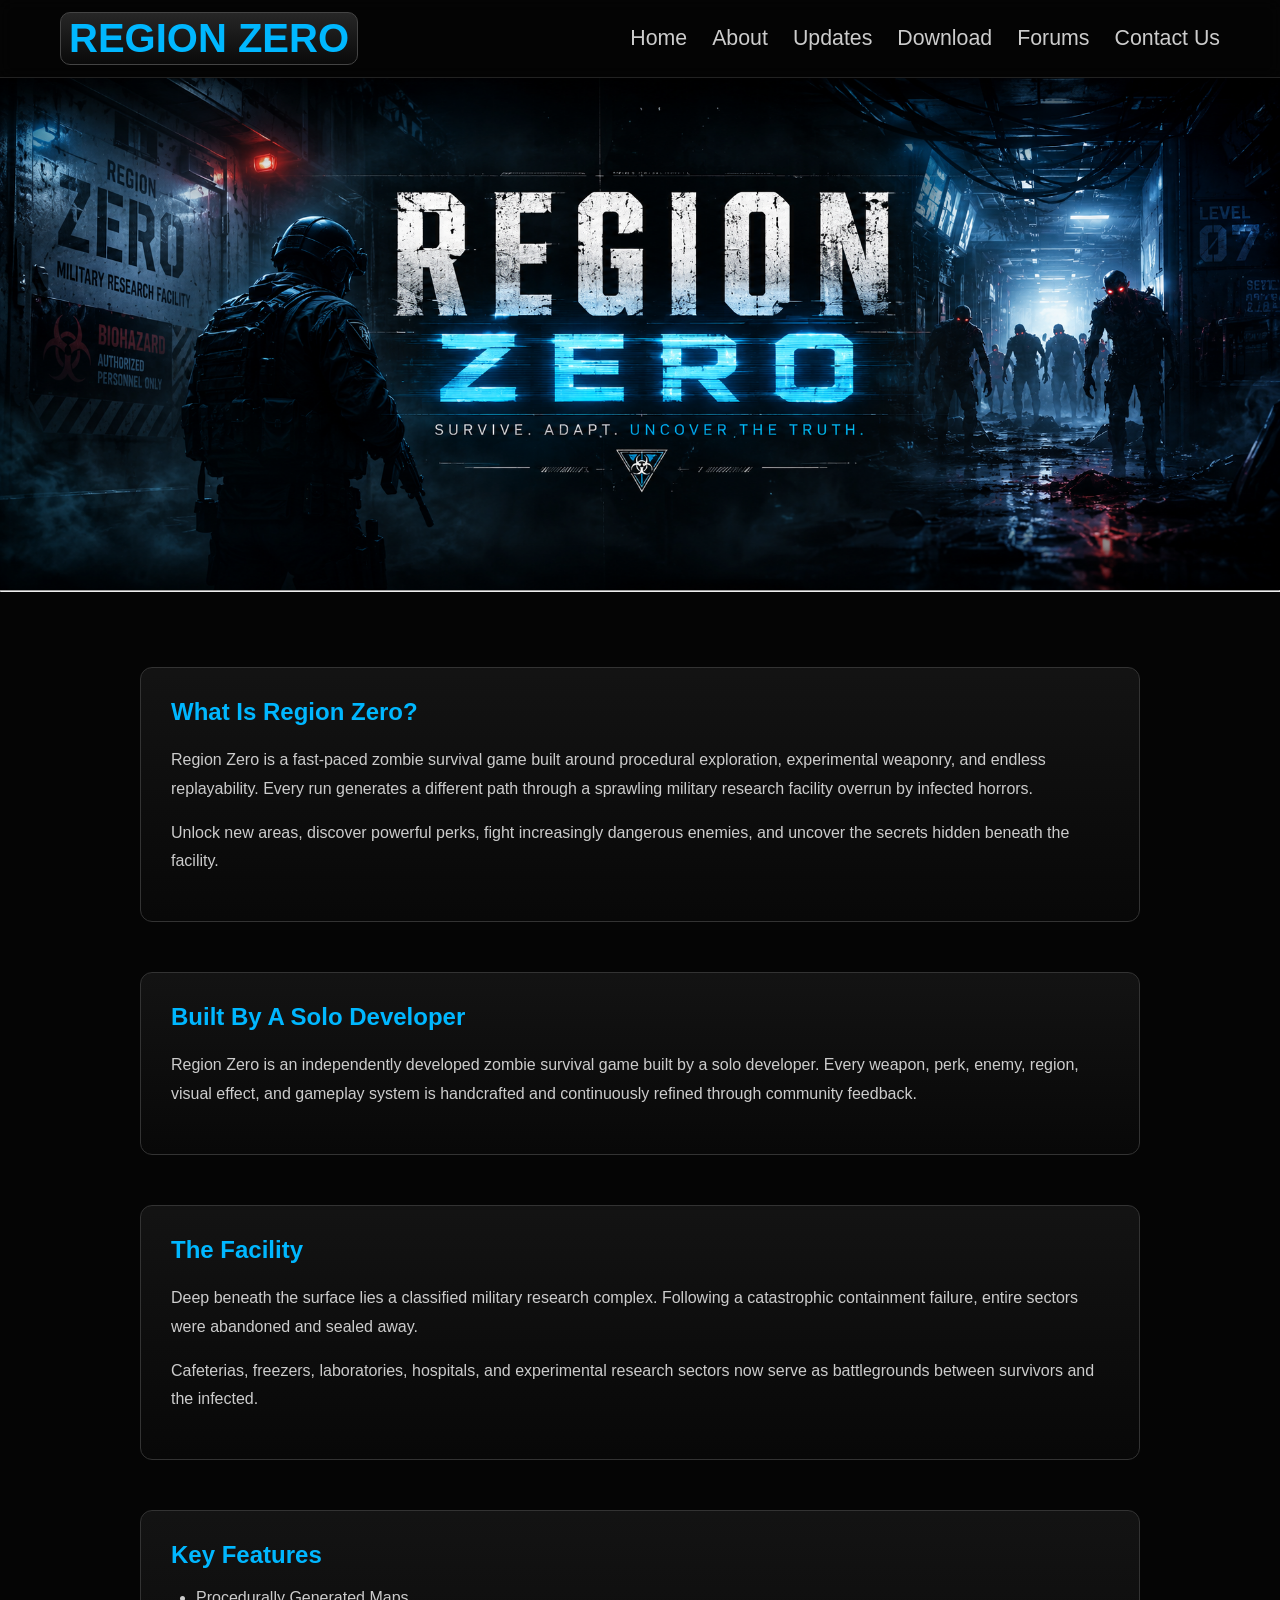
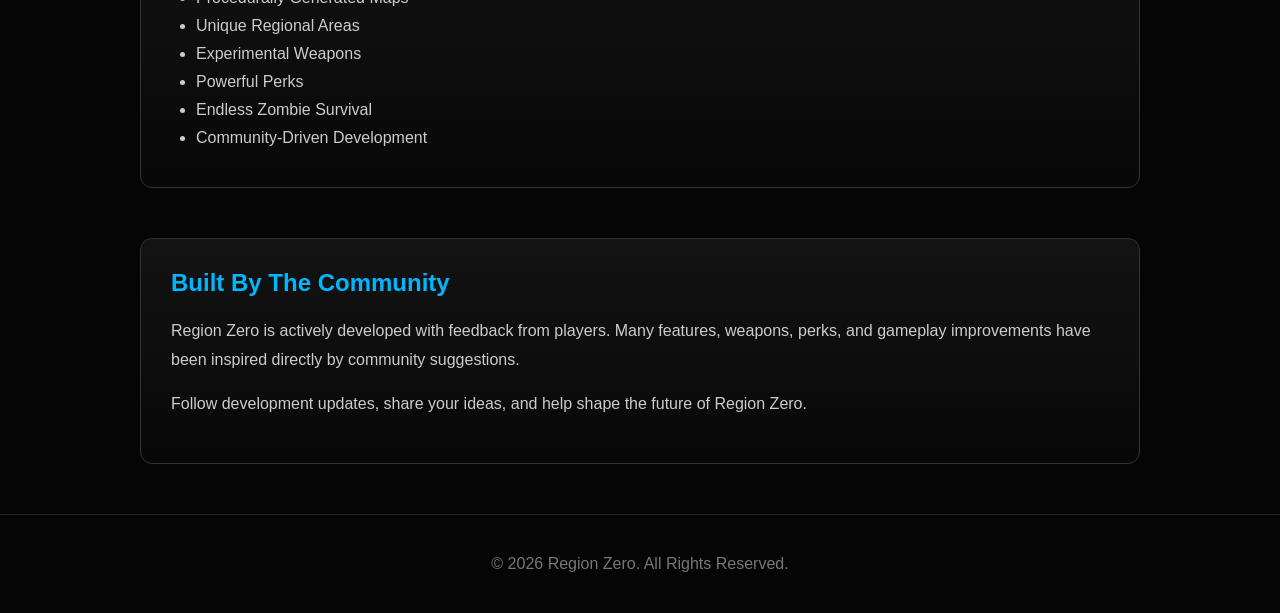
<file: about.html>
<!DOCTYPE html>
<html lang="en">

<head>
    <meta charset="UTF-8">
    <meta name="viewport" content="width=device-width, initial-scale=1.0">
    <title>Region Zero</title>
    <link rel="stylesheet" href="style.css">
</head>

<header class="site-header">
    <a href="index.html"><div class="logo">REGION ZERO</div></a>

    <nav class="navbar">
        <a href="index.html" class="navbarText">Home</a>
        <a href="about.html" class="navbarText">About</a>
        <a href="updates.html" class="navbarText">Updates</a>
        <a href="download.html" class="navbarText">Download</a>
        <a href="Forums/forums.html" class="navbarText">Forums</a>
        <a href="contactUs.html" class="navbarText">Contact Us</a>
    </nav>
</header>
<body>
        <img src="Resources/banner.png" class="banner">
        <hr>
        <section class="aboutSection">

    <h2>What Is Region Zero?</h2>

    <p>
        Region Zero is a fast-paced zombie survival game built around
        procedural exploration, experimental weaponry, and endless replayability.
        Every run generates a different path through a sprawling military
        research facility overrun by infected horrors.
    </p>

    <p>
        Unlock new areas, discover powerful perks, fight increasingly
        dangerous enemies, and uncover the secrets hidden beneath the facility.
    </p>

</section>
<section class="aboutSection">
    <h2>Built By A Solo Developer</h2>

    <p>
    Region Zero is an independently developed zombie survival game built by a solo developer. Every weapon, perk, enemy, region, visual effect, and gameplay system is handcrafted and continuously refined through community feedback.
    </p>
</section>

<section class="aboutSection">

    <h2>The Facility</h2>

    <p>
        Deep beneath the surface lies a classified military research complex.
        Following a catastrophic containment failure, entire sectors were
        abandoned and sealed away.
    </p>

    <p>
        Cafeterias, freezers, laboratories, hospitals, and experimental
        research sectors now serve as battlegrounds between survivors
        and the infected.
    </p>

</section>

<section class="aboutSection">

    <h2>Key Features</h2>

    <ul>
        <li>Procedurally Generated Maps</li>
        <li>Unique Regional Areas</li>
        <li>Experimental Weapons</li>
        <li>Powerful Perks</li>
        <li>Endless Zombie Survival</li>
        <li>Community-Driven Development</li>
    </ul>

</section>

<section class="aboutSection">

    <h2>Built By The Community</h2>

    <p>
        Region Zero is actively developed with feedback from players.
        Many features, weapons, perks, and gameplay improvements have
        been inspired directly by community suggestions.
    </p>

    <p>
        Follow development updates, share your ideas, and help shape
        the future of Region Zero.
    </p>

</section>

<footer>
    <p>© 2026 Region Zero. All Rights Reserved.</p>
</footer>
</file>
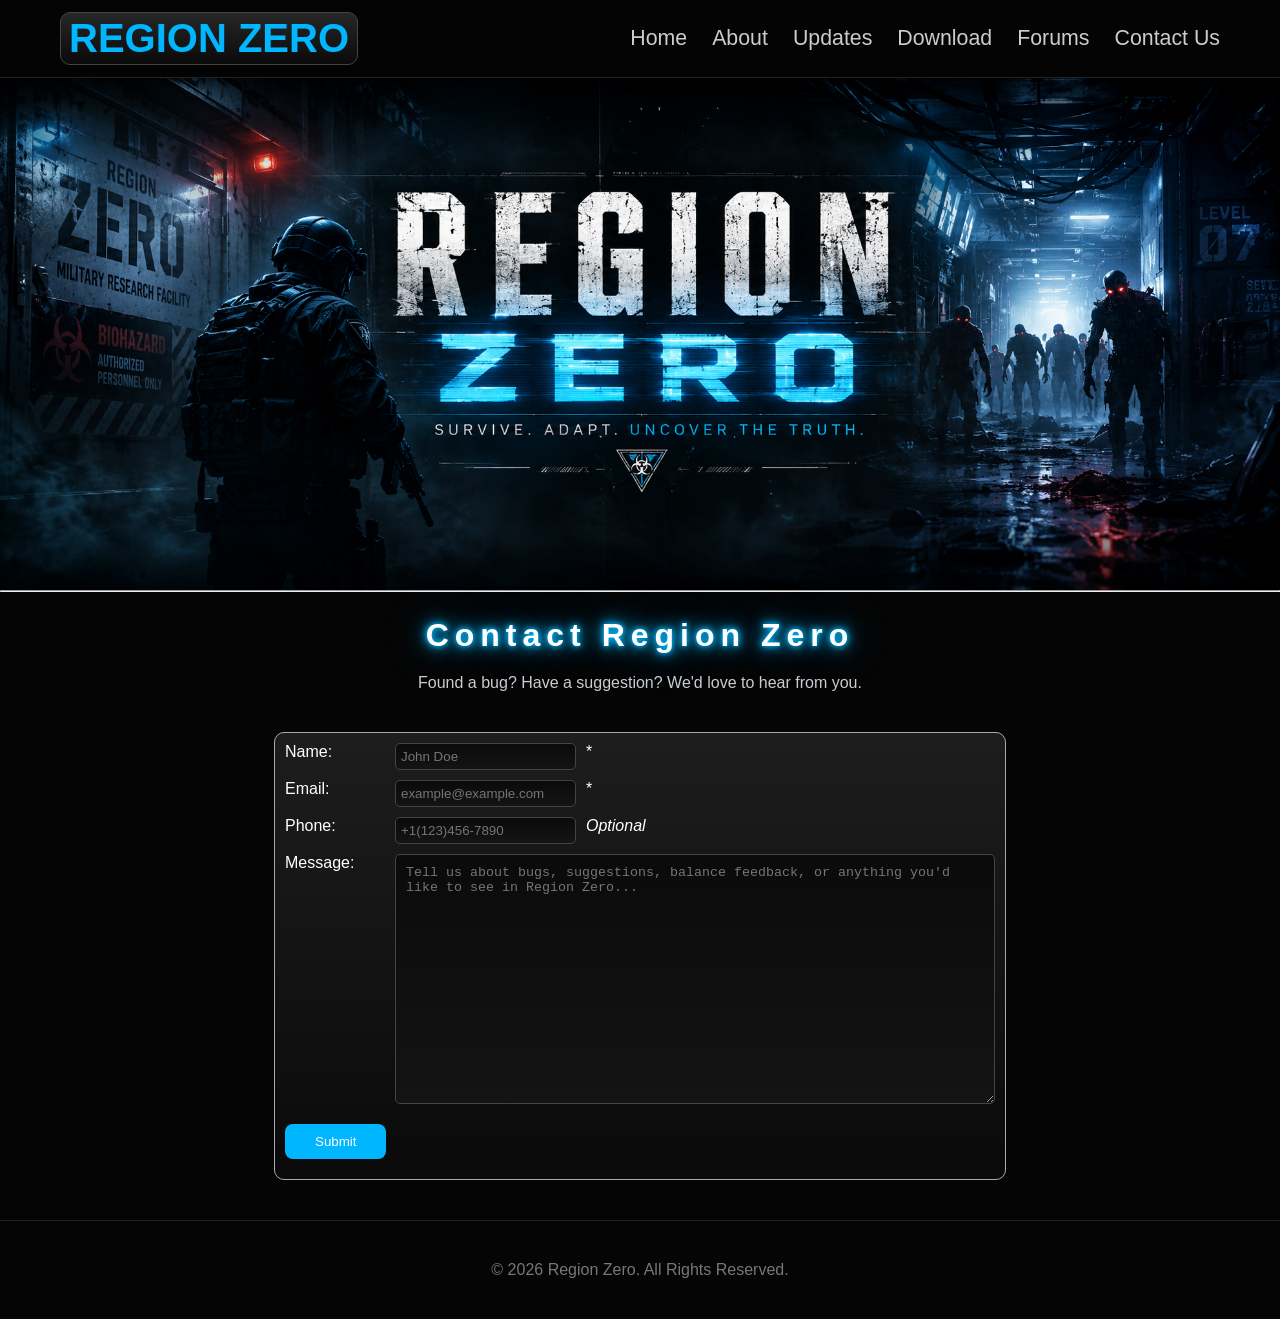
<file: contactUs.html>
<!DOCTYPE html>
<html lang="en">

<head>
    <meta charset="UTF-8">
    <meta name="viewport" content="width=device-width, initial-scale=1.0">
    <title>Region Zero</title>
    <link rel="stylesheet" href="style.css">
</head>

<header class="site-header">
    <a href="index.html"><div class="logo">REGION ZERO</div></a>

    <nav class="navbar">
        <a href="index.html" class="navbarText">Home</a>
        <a href="about.html" class="navbarText">About</a>
        <a href="updates.html" class="navbarText">Updates</a>
        <a href="download.html" class="navbarText">Download</a>
        <a href="Forums/forums.html" class="navbarText">Forums</a>
        <a href="contactUs.html" class="navbarText">Contact Us</a>
    </nav>
</header>
<body>
        <img src="Resources/banner.png" class="banner">
        <hr>
        <h1 class="contactTitle">Contact Region Zero</h1>

        <p class="contactSubtitle">
            Found a bug? Have a suggestion? We'd love to hear from you.
        </p>
        <div class="contactCard">
    <form>

        <div class="formRow">
            <label for="name">Name:</label>
            <input type="text" id="name" 
            placeholder="John Doe" />*
        </div>

        <div class="formRow">
            <label for="email">Email:</label>
            <input type="email" id="email" 
                placeholder="example@example.com" />*
        </div>

        <div class="formRow">
            <label for="text">Phone:</label>
            <input type="text" id="phone"
                placeholder="+1(123)456-7890" /><i>Optional</i>
        </div>

        <div class="formRow">
            <label for="text">Message:</label>
            <textarea
                placeholder="Tell us about bugs, suggestions, balance feedback, or anything you'd like to see in Region Zero...">
</textarea>
        </div>

        <button type="submit" class="btn2">Submit</button>

    </form>
</div>
    <footer>
        <p>© 2026 Region Zero. All Rights Reserved.</p>
    </footer>
</body>
</file>
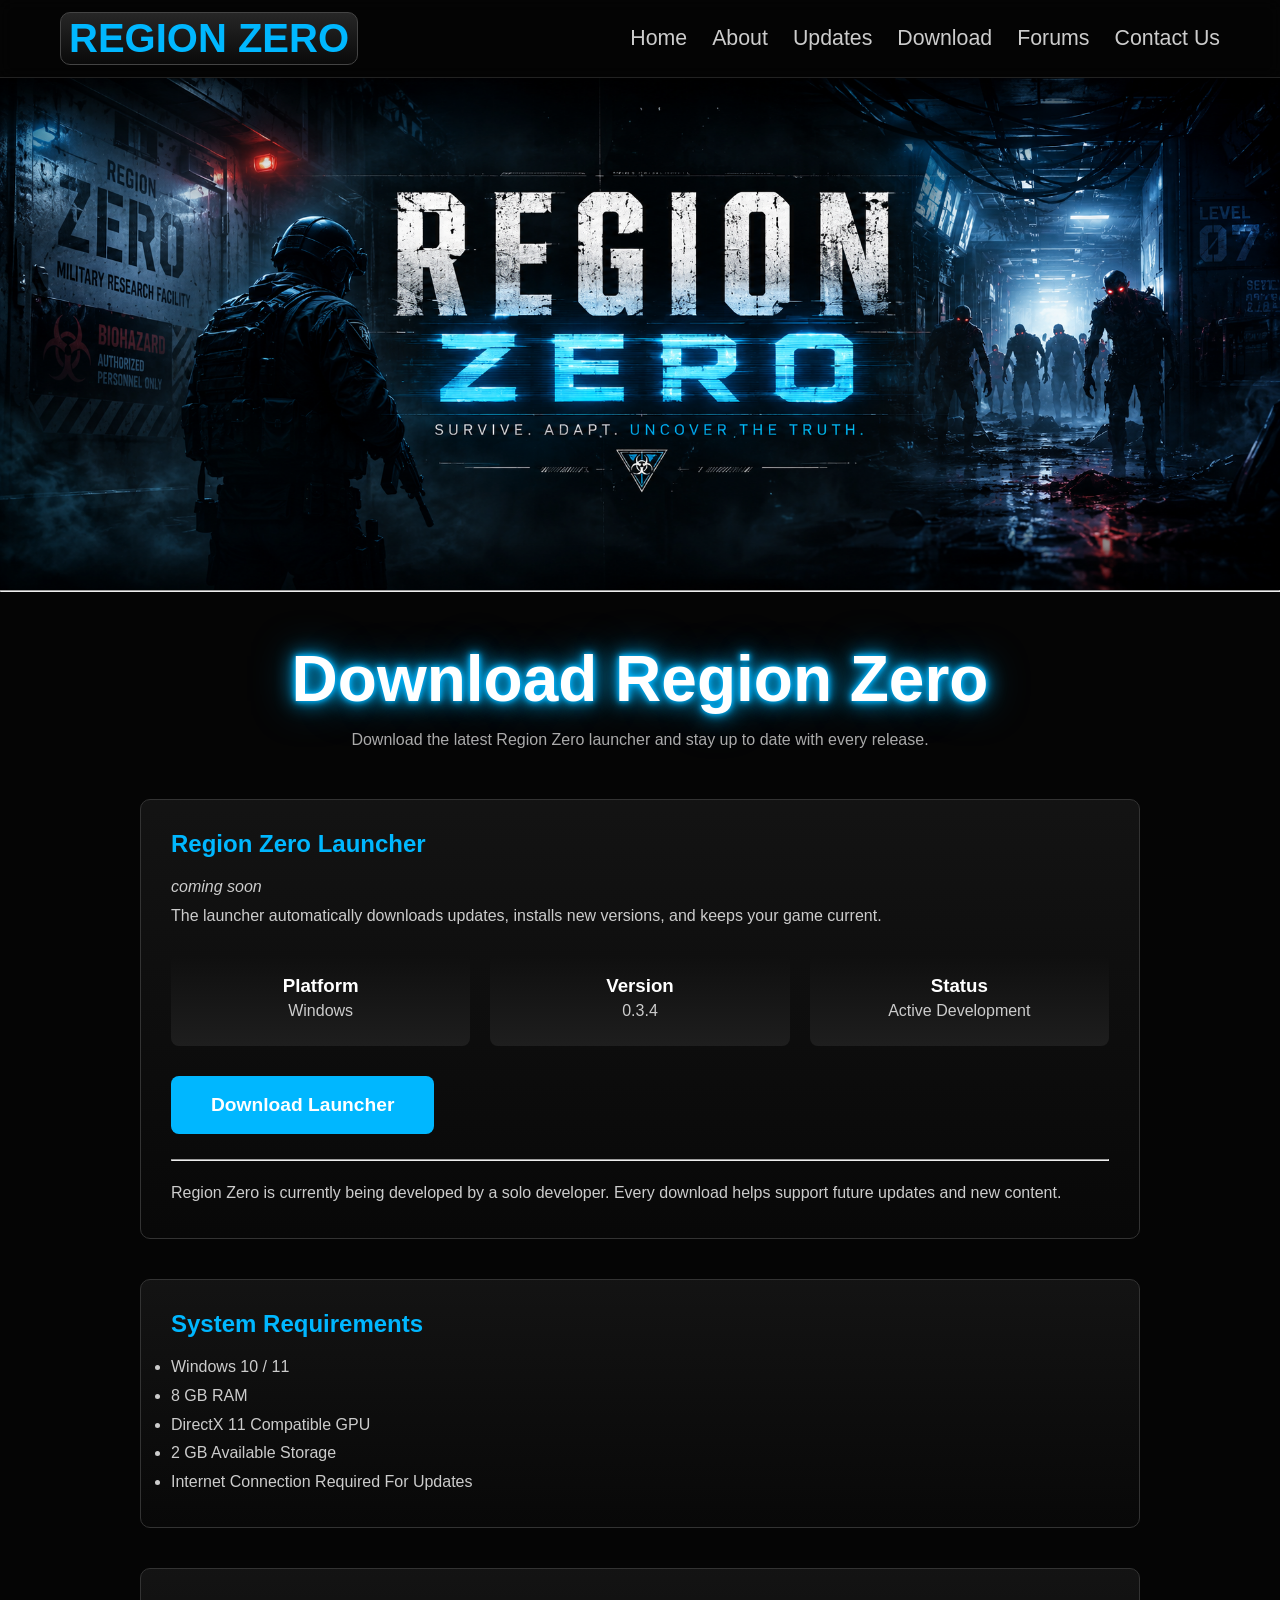
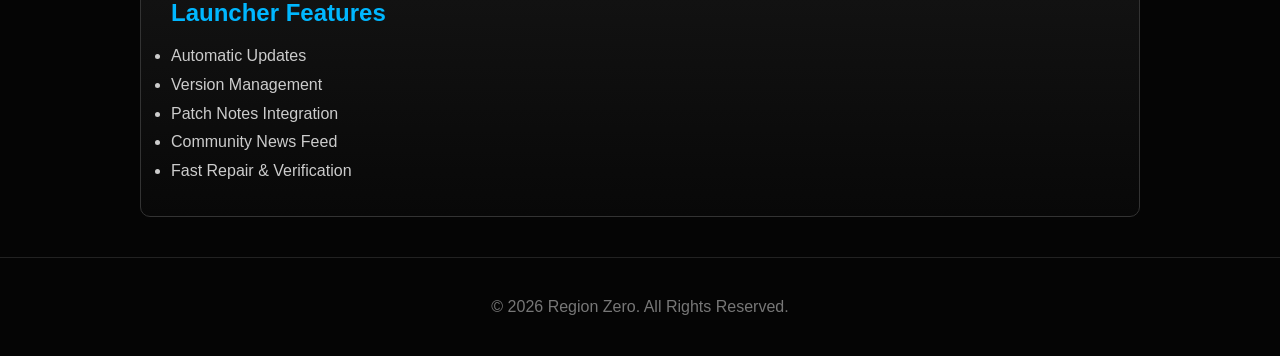
<file: download.html>
<!DOCTYPE html>
<html lang="en">

<head>
    <meta charset="UTF-8">
    <meta name="viewport" content="width=device-width, initial-scale=1.0">
    <title>Region Zero</title>
    <link rel="stylesheet" href="style.css">
</head>

<header class="site-header">
    <a href="index.html"><div class="logo">REGION ZERO</div></a>

    <nav class="navbar">
        <a href="index.html" class="navbarText">Home</a>
        <a href="about.html" class="navbarText">About</a>
        <a href="updates.html" class="navbarText">Updates</a>
        <a href="download.html" class="navbarText">Download</a>
        <a href="Forums/forums.html" class="navbarText">Forums</a>
        <a href="contactUs.html" class="navbarText">Contact Us</a>
    </nav>
</header>
<body>
        <img src="Resources/banner.png" class="banner">
        <hr>

<h1 class="aboutTitle">Download Region Zero</h1>

<p class="updatesSubtitle">
    Download the latest Region Zero launcher and stay up to date with every release.
</p>

<section class="downloadCard">

    <h2>Region Zero Launcher</h2>
    <p><i>coming soon</i></p>
    <p>
        The launcher automatically downloads updates, installs new versions,
        and keeps your game current.
    </p>

    <div class="downloadInfo">

        <div class="infoBox">
            <h3>Platform</h3>
            <p>Windows</p>
        </div>

        <div class="infoBox">
            <h3>Version</h3>
            <p>0.3.4</p>
        </div>

        <div class="infoBox">
            <h3>Status</h3>
            <p>Active Development</p>
        </div>

    </div>

    <a href="downloads/RegionZeroLauncher.exe"
       class="downloadButton">
        Download Launcher
    </a>
    <hr>
    <br>
    <p>
    Region Zero is currently being developed by a solo developer. Every download helps support future updates and new content.
    </p>

</section>

<section class="downloadCard">

    <h2>System Requirements</h2>

    <ul>
        <li>Windows 10 / 11</li>
        <li>8 GB RAM</li>
        <li>DirectX 11 Compatible GPU</li>
        <li>2 GB Available Storage</li>
        <li>Internet Connection Required For Updates</li>
    </ul>

</section>

<section class="downloadCard">

    <h2>Launcher Features</h2>

    <ul>
        <li>Automatic Updates</li>
        <li>Version Management</li>
        <li>Patch Notes Integration</li>
        <li>Community News Feed</li>
        <li>Fast Repair & Verification</li>
    </ul>

</section>
<footer>
    <p>© 2026 Region Zero. All Rights Reserved.</p>
</footer>
</file>
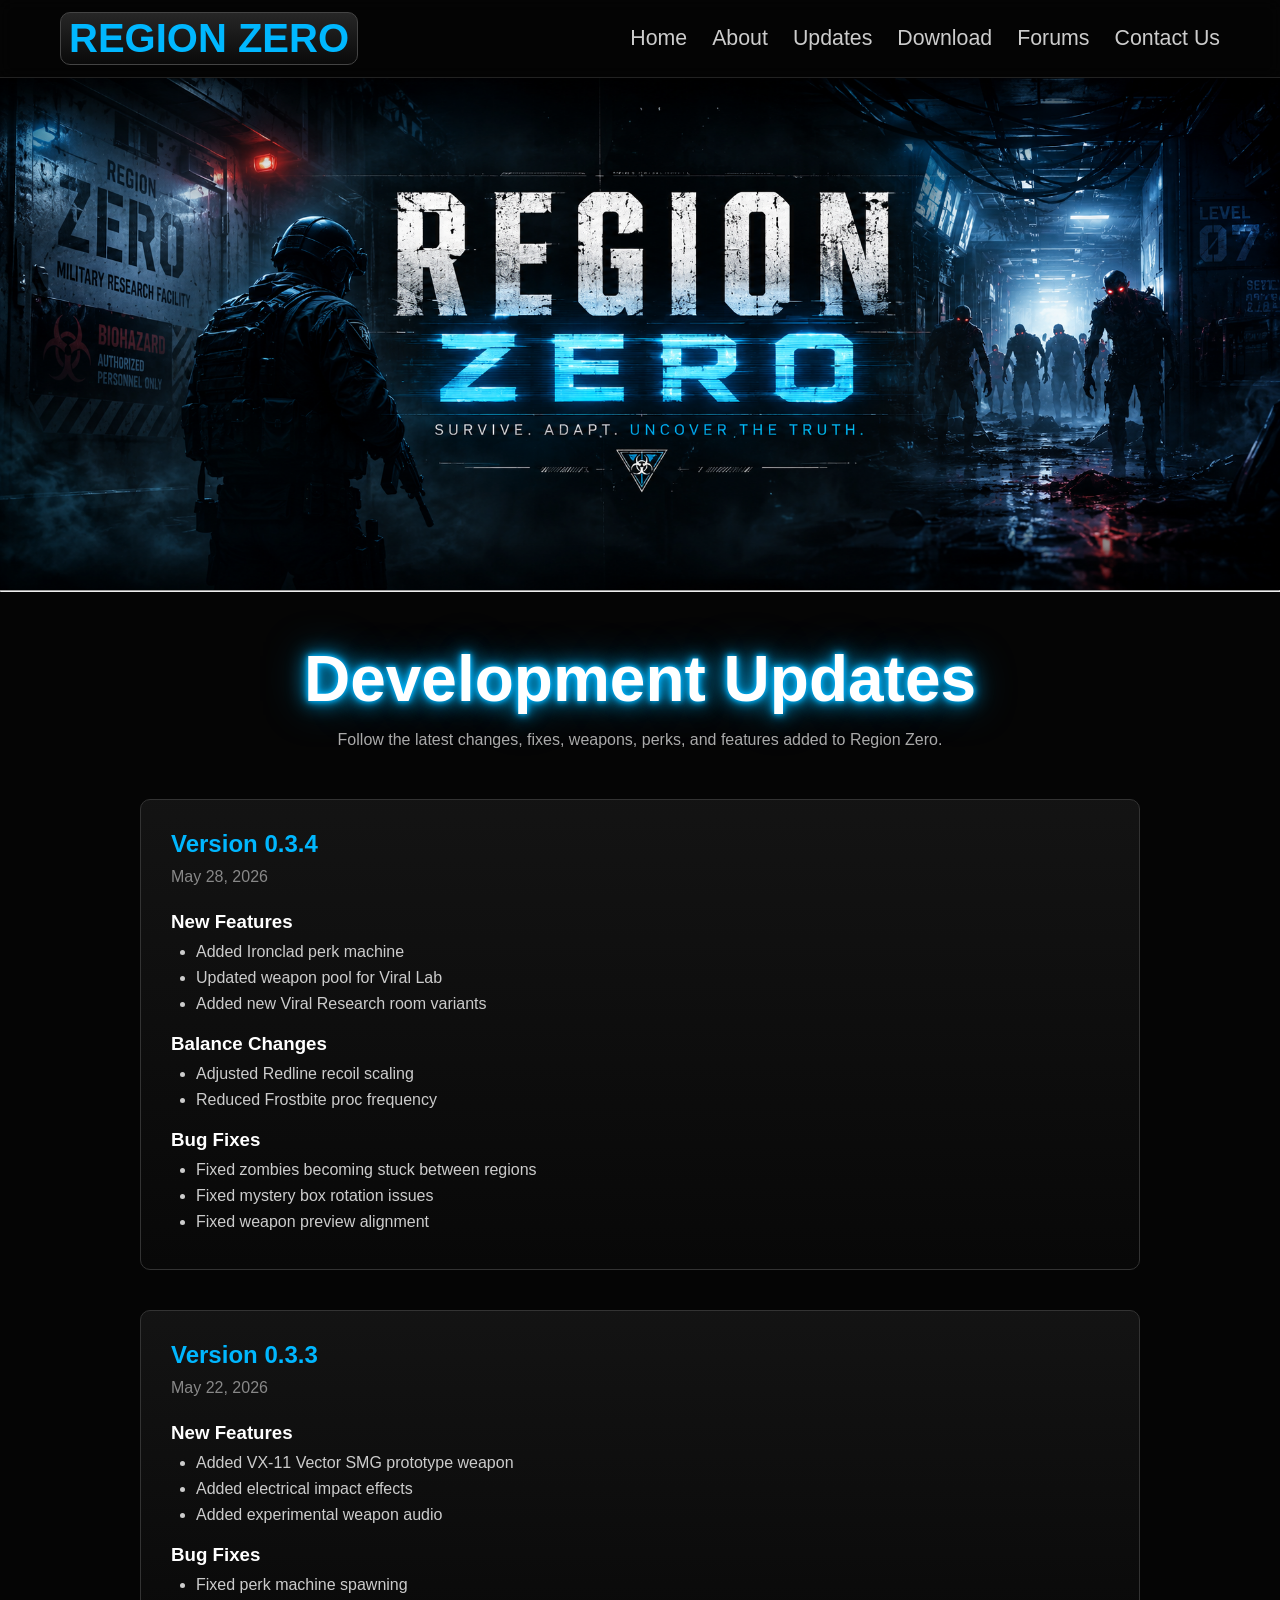
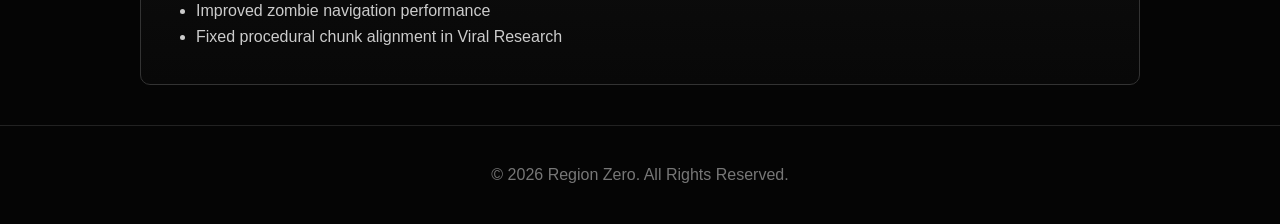
<file: updates.html>
<!DOCTYPE html>
<html lang="en">

<head>
    <meta charset="UTF-8">
    <meta name="viewport" content="width=device-width, initial-scale=1.0">
    <title>Region Zero</title>
    <link rel="stylesheet" href="style.css">
</head>

<header class="site-header">
    <a href="index.html"><div class="logo">REGION ZERO</div></a>

    <nav class="navbar">
        <a href="index.html" class="navbarText">Home</a>
        <a href="about.html" class="navbarText">About</a>
        <a href="updates.html" class="navbarText">Updates</a>
        <a href="download.html" class="navbarText">Download</a>
        <a href="Forums/forums.html" class="navbarText">Forums</a>
        <a href="contactUs.html" class="navbarText">Contact Us</a>
    </nav>
</header>
<body>
        <img src="Resources/banner.png" class="banner">
        <hr>

<h1 class="aboutTitle">Development Updates</h1>

<p class="updatesSubtitle">
    Follow the latest changes, fixes, weapons, perks, and features added to Region Zero.
</p>

<section class="updateCard">

    <h2>Version 0.3.4</h2>

    <p class="updateDate">
        May 28, 2026
    </p>

    <h3>New Features</h3>

    <ul>
        <li>Added Ironclad perk machine</li>
        <li>Updated weapon pool for Viral Lab</li>
        <li>Added new Viral Research room variants</li>
    </ul>

    <h3>Balance Changes</h3>

    <ul>
        <li>Adjusted Redline recoil scaling</li>
        <li>Reduced Frostbite proc frequency</li>
    </ul>

    <h3>Bug Fixes</h3>

    <ul>
        <li>Fixed zombies becoming stuck between regions</li>
        <li>Fixed mystery box rotation issues</li>
        <li>Fixed weapon preview alignment</li>
    </ul>

</section>

<section class="updateCard">

    <h2>Version 0.3.3</h2>

    <p class="updateDate">
        May 22, 2026
    </p>

    <h3>New Features</h3>

    <ul>
        <li>Added VX-11 Vector SMG prototype weapon</li>
        <li>Added electrical impact effects</li>
        <li>Added experimental weapon audio</li>
    </ul>

    <h3>Bug Fixes</h3>

    <ul>
        <li>Fixed perk machine spawning</li>
        <li>Improved zombie navigation performance</li>
        <li>Fixed procedural chunk alignment in Viral Research</li>
    </ul>

</section>
<footer>
    <p>© 2026 Region Zero. All Rights Reserved.</p>
</footer>
</file>
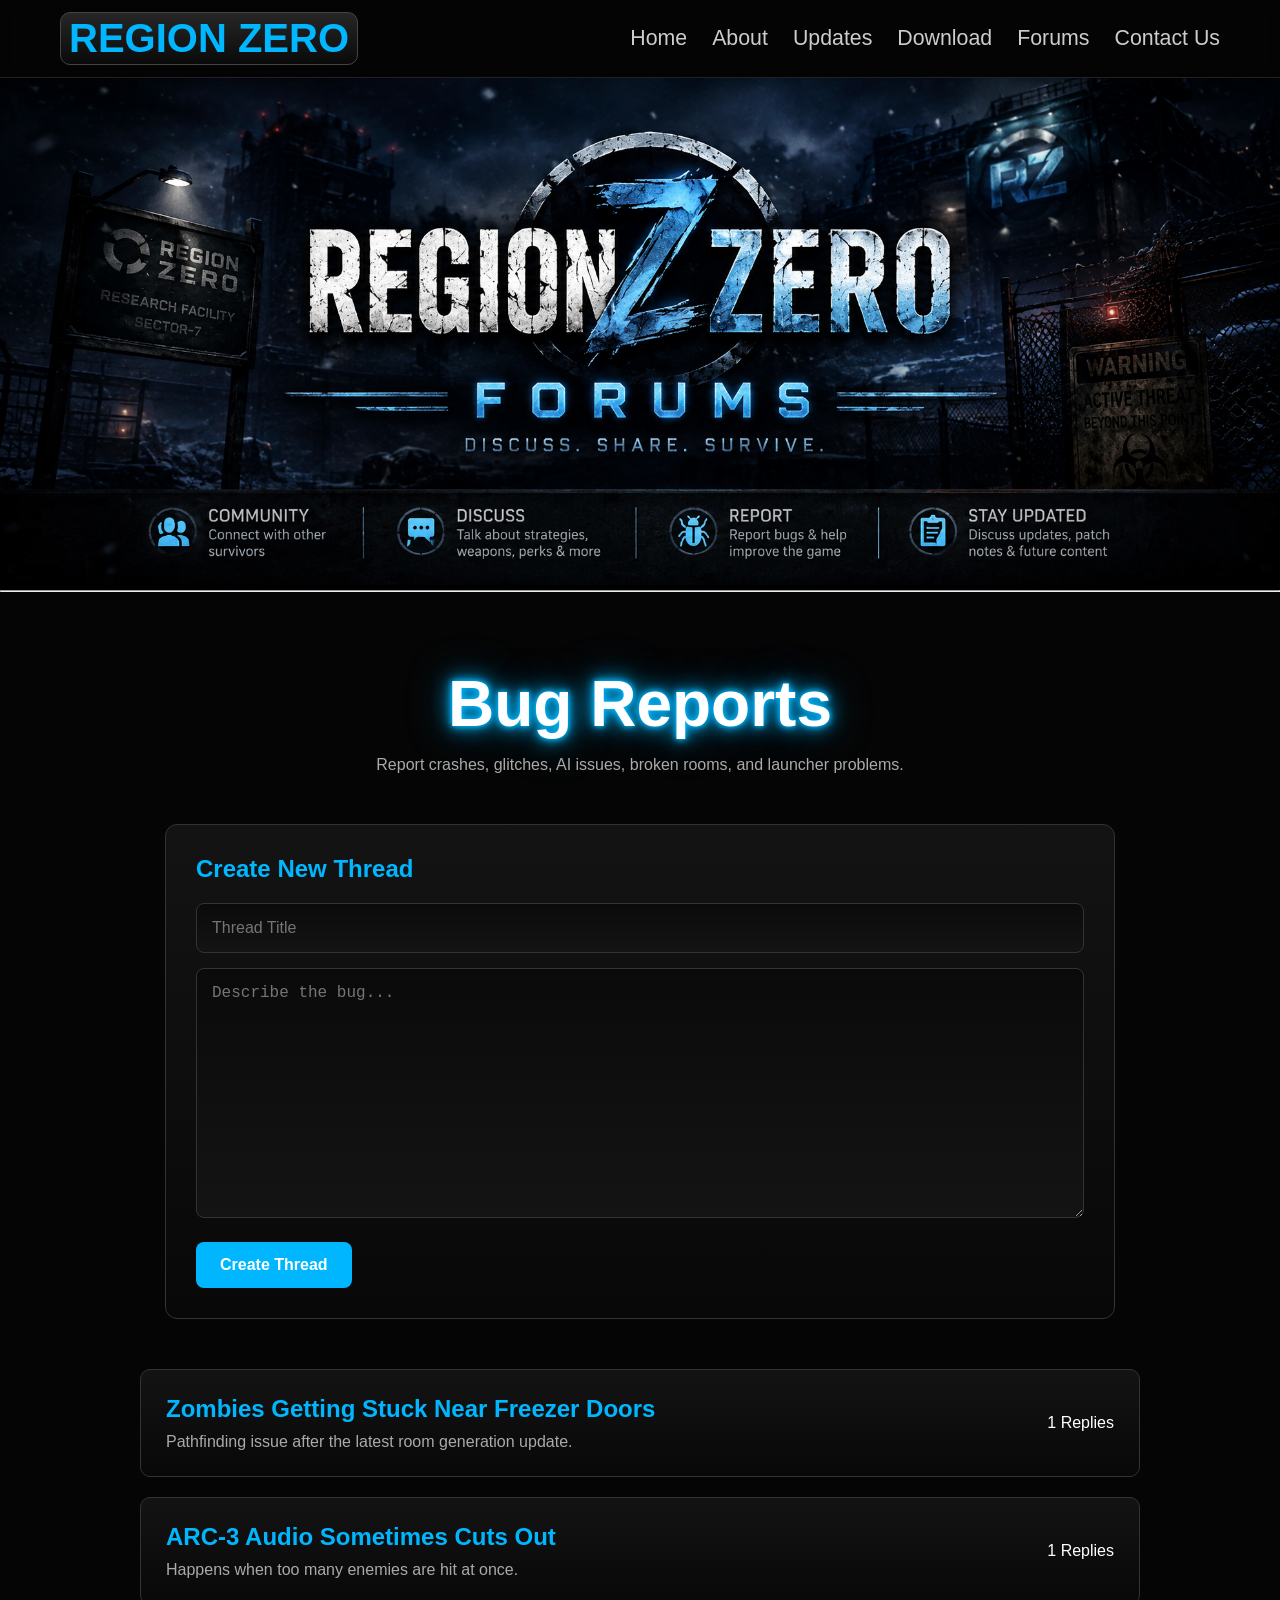
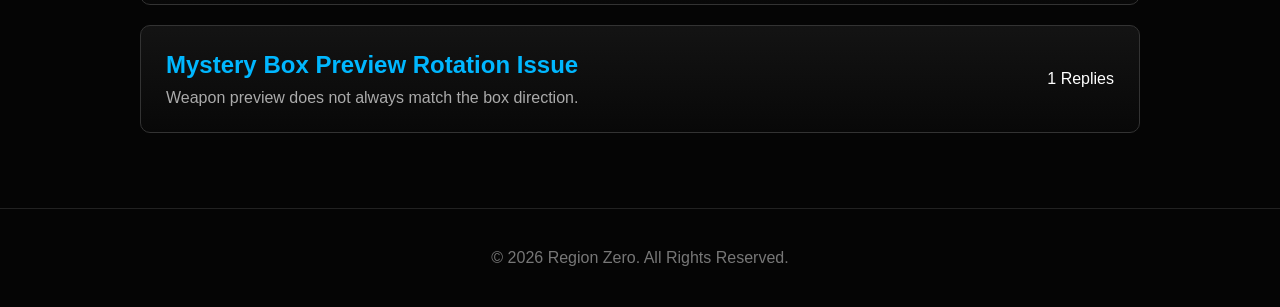
<file: Forums/bug-reports.html>
<!DOCTYPE html>
<html lang="en">
<head>
    <meta charset="UTF-8">
    <meta name="viewport" content="width=device-width, initial-scale=1.0">
    <title>Bug Reports - Region Zero</title>
    <link rel="stylesheet" href="../style.css">
</head>

<body>

<header class="site-header">
    <a href="../index.html" class="logoLink"><div class="logo">REGION ZERO</div></a>

    <nav class="navbar">
        <a href="../index.html" class="navbarText">Home</a>
        <a href="../about.html" class="navbarText">About</a>
        <a href="../updates.html" class="navbarText">Updates</a>
        <a href="../download.html" class="navbarText">Download</a>
        <a href="forums.html" class="navbarText">Forums</a>
        <a href="../contactUs.html" class="navbarText">Contact Us</a>
    </nav>
</header>

<img src="../Resources/forumsBanner.png" class="banner">
<hr>

<section class="forumCategory">
    <h1 id="categoryTitle" class="aboutTitle"></h1>
    <p id="categoryDescription" class="updatesSubtitle"></p>

    <section class="newThreadCard">
        <h2>Create New Thread</h2>

        <input id="newThreadTitle" class="threadInput" type="text" placeholder="Thread Title">

        <textarea id="newThreadContent" class="threadTextarea" placeholder="Describe the bug..."></textarea>

        <button class="createThreadButton" onclick="createThread('bugs')">
            Create Thread
        </button>
    </section>

    <div id="threadList" class="threadList"></div>
</section>

<footer>
    <p>© 2026 Region Zero. All Rights Reserved.</p>
</footer>

<script src="forums.js"></script>
<script>loadCategory("bugs");</script>

</body>
</html>
</file>
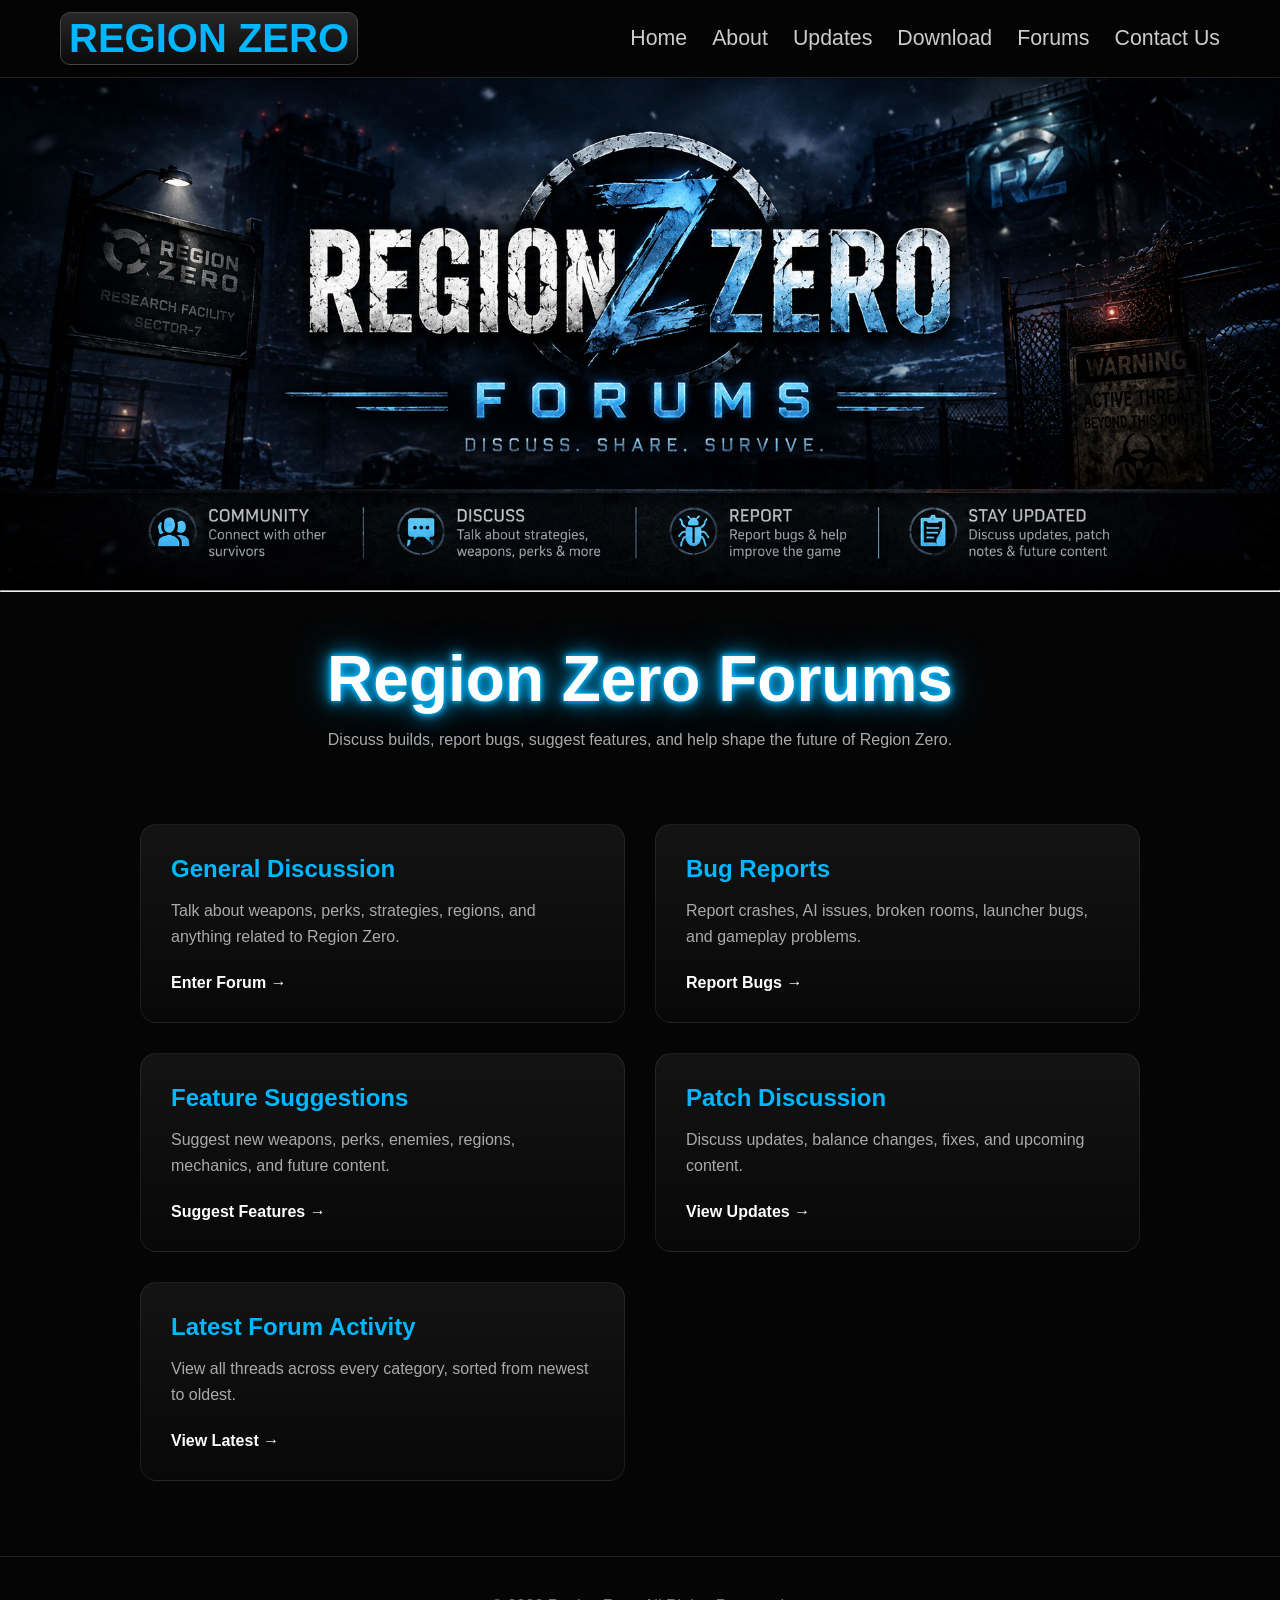
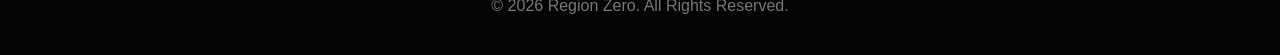
<file: Forums/forums.html>
<!DOCTYPE html>
<html lang="en">
<head>
    <meta charset="UTF-8">
    <meta name="viewport" content="width=device-width, initial-scale=1.0">
    <title>Region Zero Forums</title>
    <link rel="stylesheet" href="../style.css">
</head>

<body>

<header class="site-header">
    <a href="../index.html" class="logoLink"><div class="logo">REGION ZERO</div></a>

    <nav class="navbar">
        <a href="../index.html" class="navbarText">Home</a>
        <a href="../about.html" class="navbarText">About</a>
        <a href="../updates.html" class="navbarText">Updates</a>
        <a href="../download.html" class="navbarText">Download</a>
        <a href="forums.html" class="navbarText">Forums</a>
        <a href="../contactUs.html" class="navbarText">Contact Us</a>
    </nav>
</header>

<img src="../Resources/forumsBanner.png" class="banner">
<hr>

<h1 class="aboutTitle">Region Zero Forums</h1>

<p class="updatesSubtitle">
    Discuss builds, report bugs, suggest features, and help shape the future of Region Zero.
</p>

<section class="forumGrid">

    <a href="general.html" class="forumCard">
        <div class="borderSpecular"></div>

        <h2>General Discussion</h2>
        <p>Talk about weapons, perks, strategies, regions, and anything related to Region Zero.</p>
        <span>Enter Forum →</span>
    </a>

    <a href="bug-reports.html" class="forumCard">
        <div class="borderSpecular"></div>

        <h2>Bug Reports</h2>
        <p>Report crashes, AI issues, broken rooms, launcher bugs, and gameplay problems.</p>
        <span>Report Bugs →</span>
    </a>

    <a href="suggestions.html" class="forumCard">
        <div class="borderSpecular"></div>

        <h2>Feature Suggestions</h2>
        <p>Suggest new weapons, perks, enemies, regions, mechanics, and future content.</p>
        <span>Suggest Features →</span>
    </a>

    <a href="patch-discussion.html" class="forumCard">
        <div class="borderSpecular"></div>

        <h2>Patch Discussion</h2>
        <p>Discuss updates, balance changes, fixes, and upcoming content.</p>
        <span>View Updates →</span>
    </a>

    <a href="latest-forums.html" class="forumCard">
        <div class="borderSpecular"></div>

        <h2>Latest Forum Activity</h2>
        <p>View all threads across every category, sorted from newest to oldest.</p>
        <span>View Latest →</span>
    </a>

</section>

<footer>
    <p>© 2026 Region Zero. All Rights Reserved.</p>
</footer>

<script src="forums.js"></script>

</body>

</html>
</file>
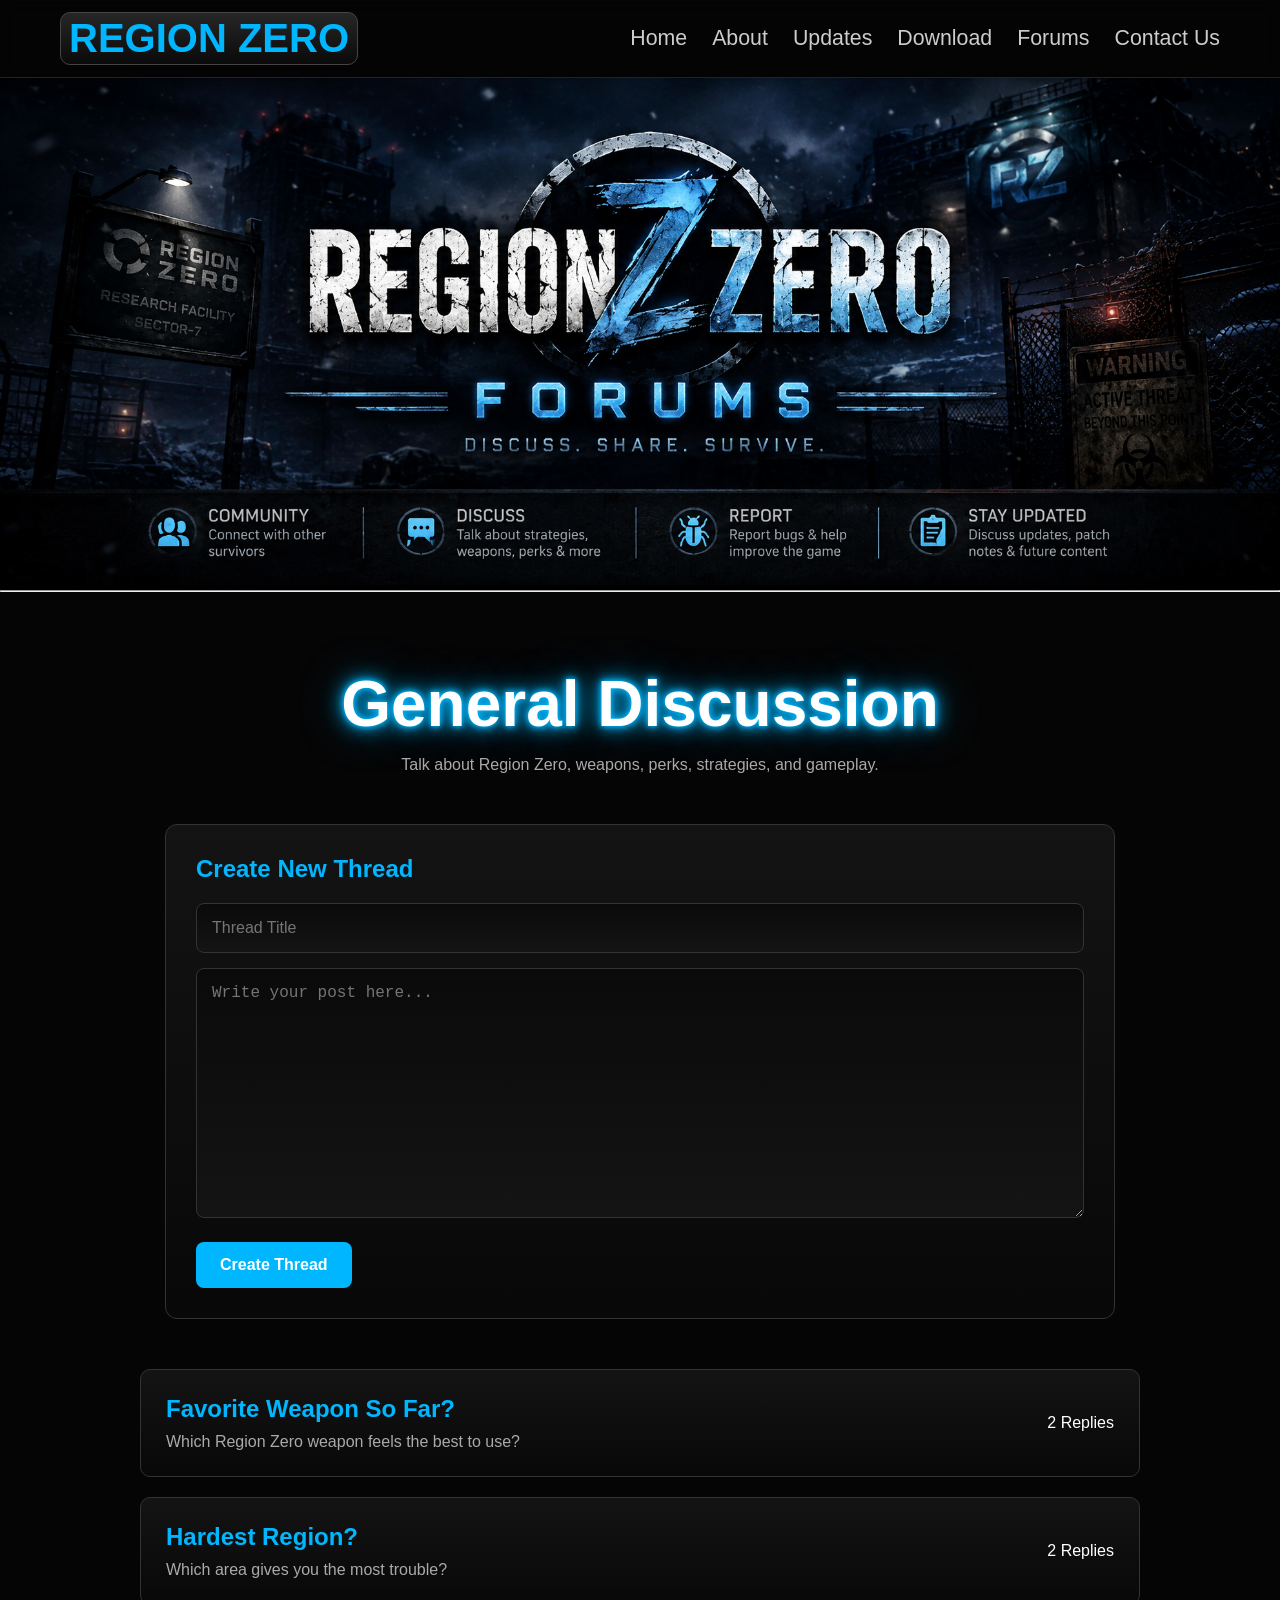
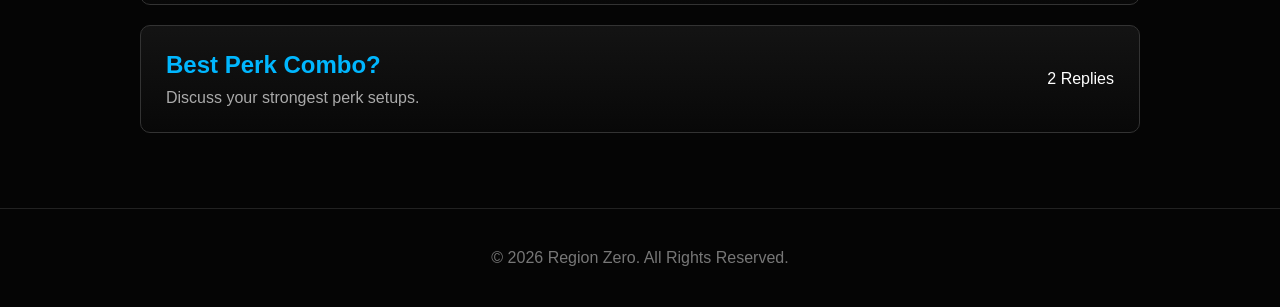
<file: Forums/general.html>
<!DOCTYPE html>
<html lang="en">
<head>
    <meta charset="UTF-8">
    <meta name="viewport" content="width=device-width, initial-scale=1.0">
    <title>General Discussion - Region Zero</title>
    <link rel="stylesheet" href="../style.css">
</head>

<body>

<header class="site-header">
    <a href="../index.html" class="logoLink">
        <div class="logo">REGION ZERO</div>
    </a>

    <nav class="navbar">
        <a href="../index.html" class="navbarText">Home</a>
        <a href="../about.html" class="navbarText">About</a>
        <a href="../updates.html" class="navbarText">Updates</a>
        <a href="../download.html" class="navbarText">Download</a>
        <a href="forums.html" class="navbarText">Forums</a>
        <a href="../contactUs.html" class="navbarText">Contact Us</a>
    </nav>
</header>

<img src="../Resources/forumsBanner.png" class="banner">
<hr>

<section class="forumCategory">
    <h1 id="categoryTitle" class="aboutTitle"></h1>
    <p id="categoryDescription" class="updatesSubtitle"></p>

    <section class="newThreadCard">
        <h2>Create New Thread</h2>

        <input
            id="newThreadTitle"
            class="threadInput"
            type="text"
            placeholder="Thread Title">

        <textarea
            id="newThreadContent"
            class="threadTextarea"
            placeholder="Write your post here..."></textarea>

        <button
            class="createThreadButton"
            onclick="createThread('general')">
            Create Thread
        </button>
    </section>

    <div id="threadList" class="threadList"></div>
</section>

<footer>
    <p>© 2026 Region Zero. All Rights Reserved.</p>
</footer>

<script src="forums.js"></script>
<script>
    loadCategory("general");
</script>

</body>
</html>
</file>
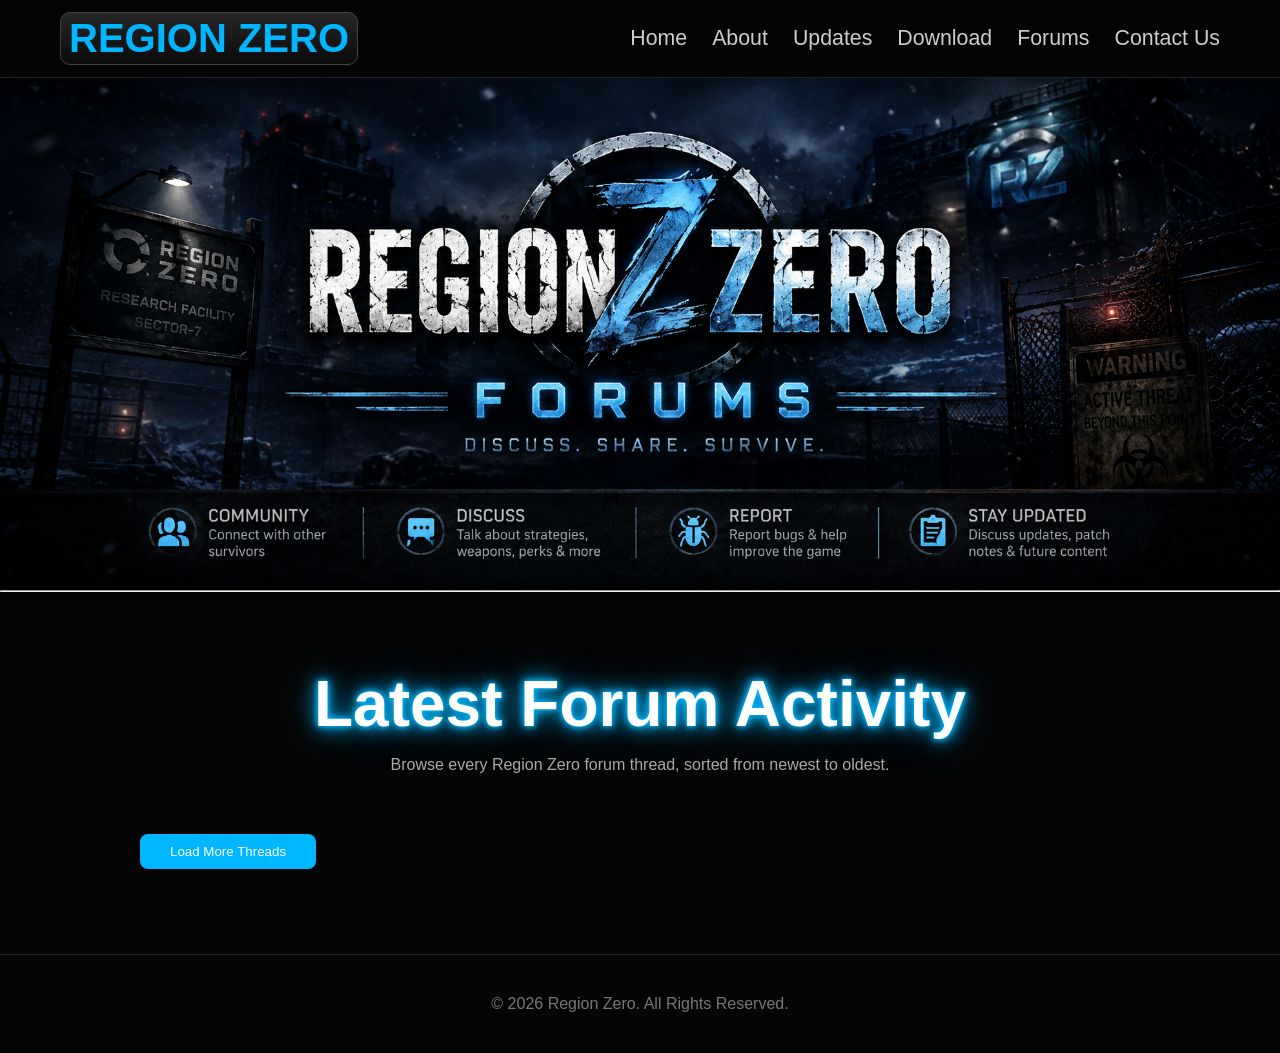
<file: Forums/latest-forums.html>
<!DOCTYPE html>
<html lang="en">
<head>
    <meta charset="UTF-8">
    <meta name="viewport" content="width=device-width, initial-scale=1.0">
    <title>Latest Forum Activity - Region Zero</title>
    <link rel="stylesheet" href="../style.css">
</head>

<body>

<header class="site-header">
    <a href="../index.html" class="logoLink"><div class="logo">REGION ZERO</div></a>

    <nav class="navbar">
        <a href="../index.html" class="navbarText">Home</a>
        <a href="../about.html" class="navbarText">About</a>
        <a href="../updates.html" class="navbarText">Updates</a>
        <a href="../download.html" class="navbarText">Download</a>
        <a href="forums.html" class="navbarText">Forums</a>
        <a href="../contactUs.html" class="navbarText">Contact Us</a>
    </nav>
</header>

<img src="../Resources/forumsBanner.png" class="banner">
<hr>

<section class="forumCategory">
    <h1 class="aboutTitle">Latest Forum Activity</h1>

    <p class="updatesSubtitle">
        Browse every Region Zero forum thread, sorted from newest to oldest.
    </p>

    <div id="latestForumList" class="threadList"></div>

    <button id="loadMoreThreads" class="btn2">
        Load More Threads
    </button>
</section>

<footer>
    <p>© 2026 Region Zero. All Rights Reserved.</p>
</footer>

<script src="forums.js"></script>
<script>loadLatestForumsPage();</script>

</body>
</html>
</file>
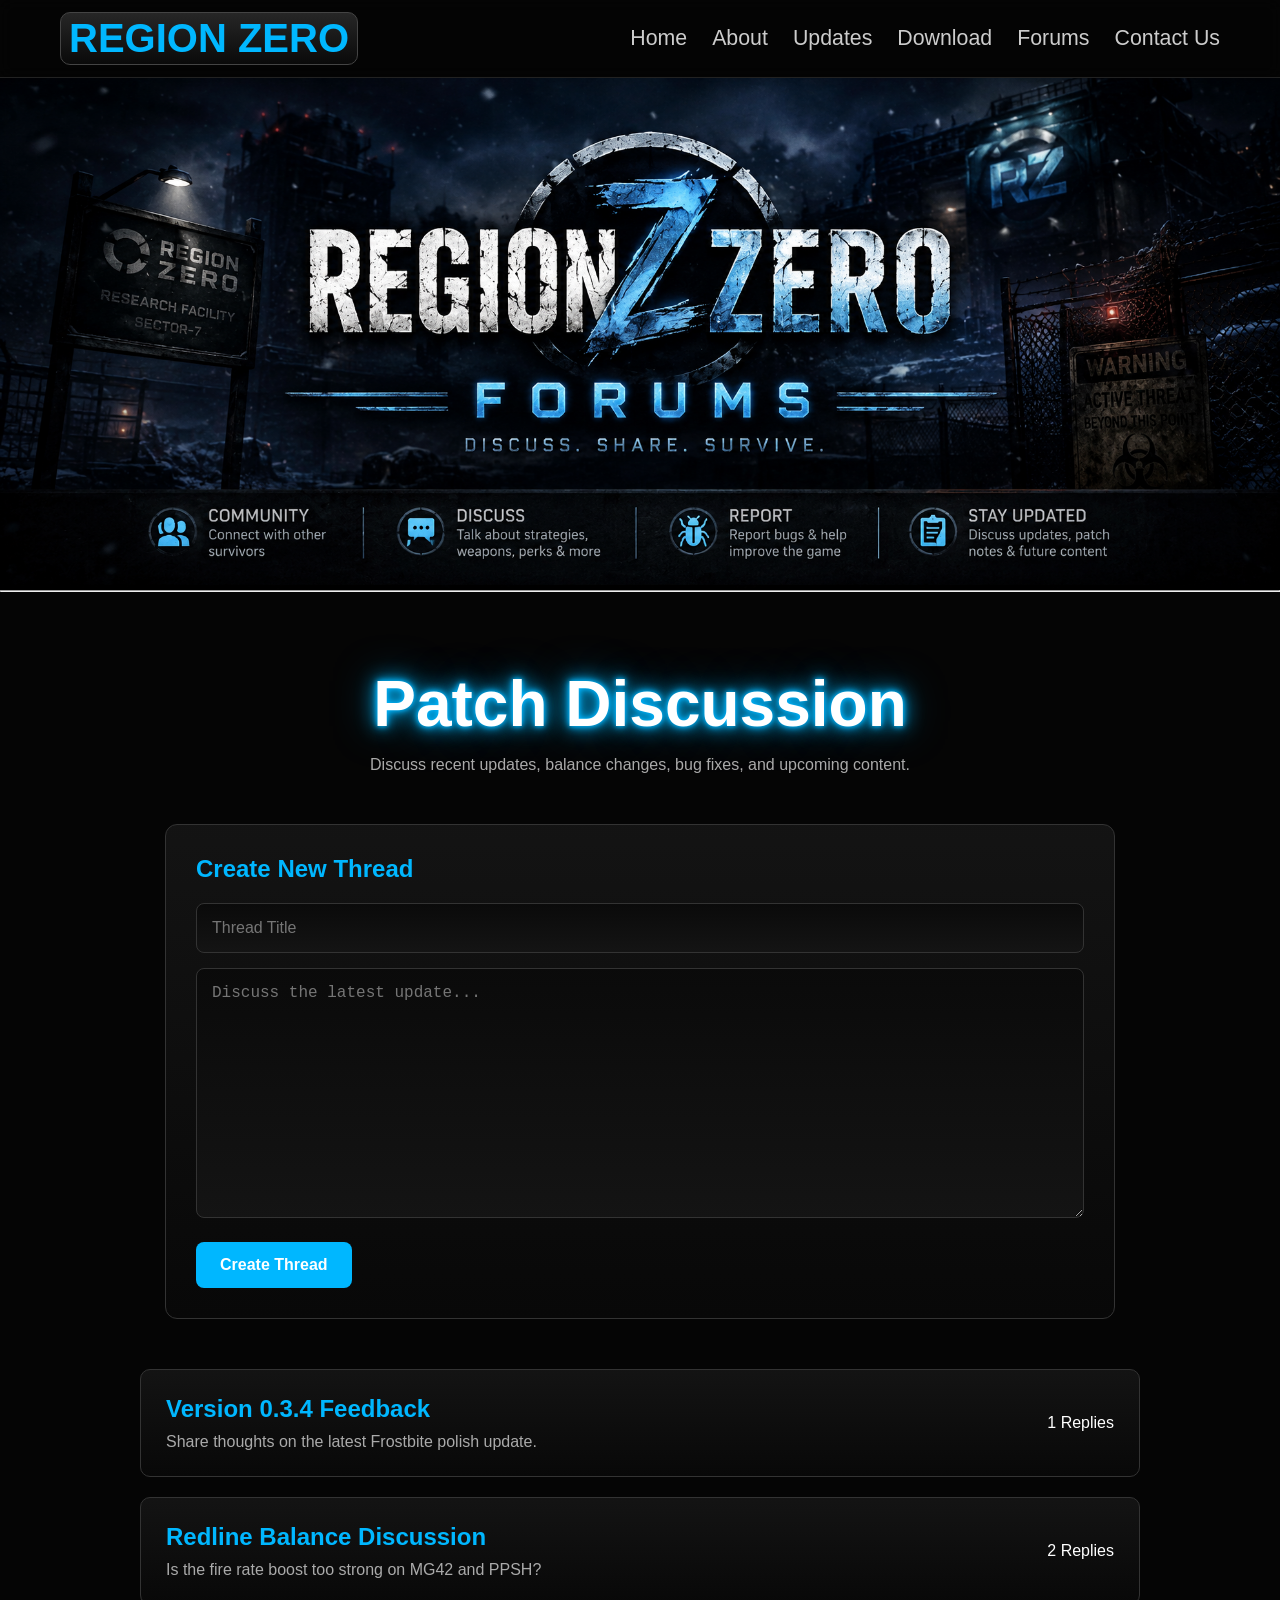
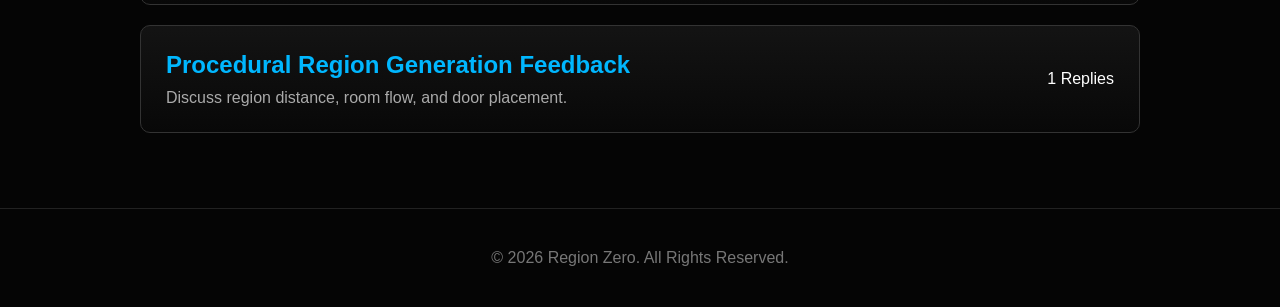
<file: Forums/patch-discussion.html>
<!DOCTYPE html>
<html lang="en">
<head>
    <meta charset="UTF-8">
    <meta name="viewport" content="width=device-width, initial-scale=1.0">
    <title>Patch Discussion - Region Zero</title>
    <link rel="stylesheet" href="../style.css">
</head>

<body>

<header class="site-header">
    <a href="../index.html" class="logoLink"><div class="logo">REGION ZERO</div></a>

    <nav class="navbar">
        <a href="../index.html" class="navbarText">Home</a>
        <a href="../about.html" class="navbarText">About</a>
        <a href="../updates.html" class="navbarText">Updates</a>
        <a href="../download.html" class="navbarText">Download</a>
        <a href="forums.html" class="navbarText">Forums</a>
        <a href="../contactUs.html" class="navbarText">Contact Us</a>
    </nav>
</header>

<img src="../Resources/forumsBanner.png" class="banner">
<hr>

<section class="forumCategory">
    <h1 id="categoryTitle" class="aboutTitle"></h1>
    <p id="categoryDescription" class="updatesSubtitle"></p>

    <section class="newThreadCard">
        <h2>Create New Thread</h2>

        <input id="newThreadTitle" class="threadInput" type="text" placeholder="Thread Title">

        <textarea id="newThreadContent" class="threadTextarea" placeholder="Discuss the latest update..."></textarea>

        <button class="createThreadButton" onclick="createThread('patches')">
            Create Thread
        </button>
    </section>

    <div id="threadList" class="threadList"></div>
</section>

<footer>
    <p>© 2026 Region Zero. All Rights Reserved.</p>
</footer>

<script src="forums.js"></script>
<script>loadCategory("patches");</script>

</body>
</html>
</file>
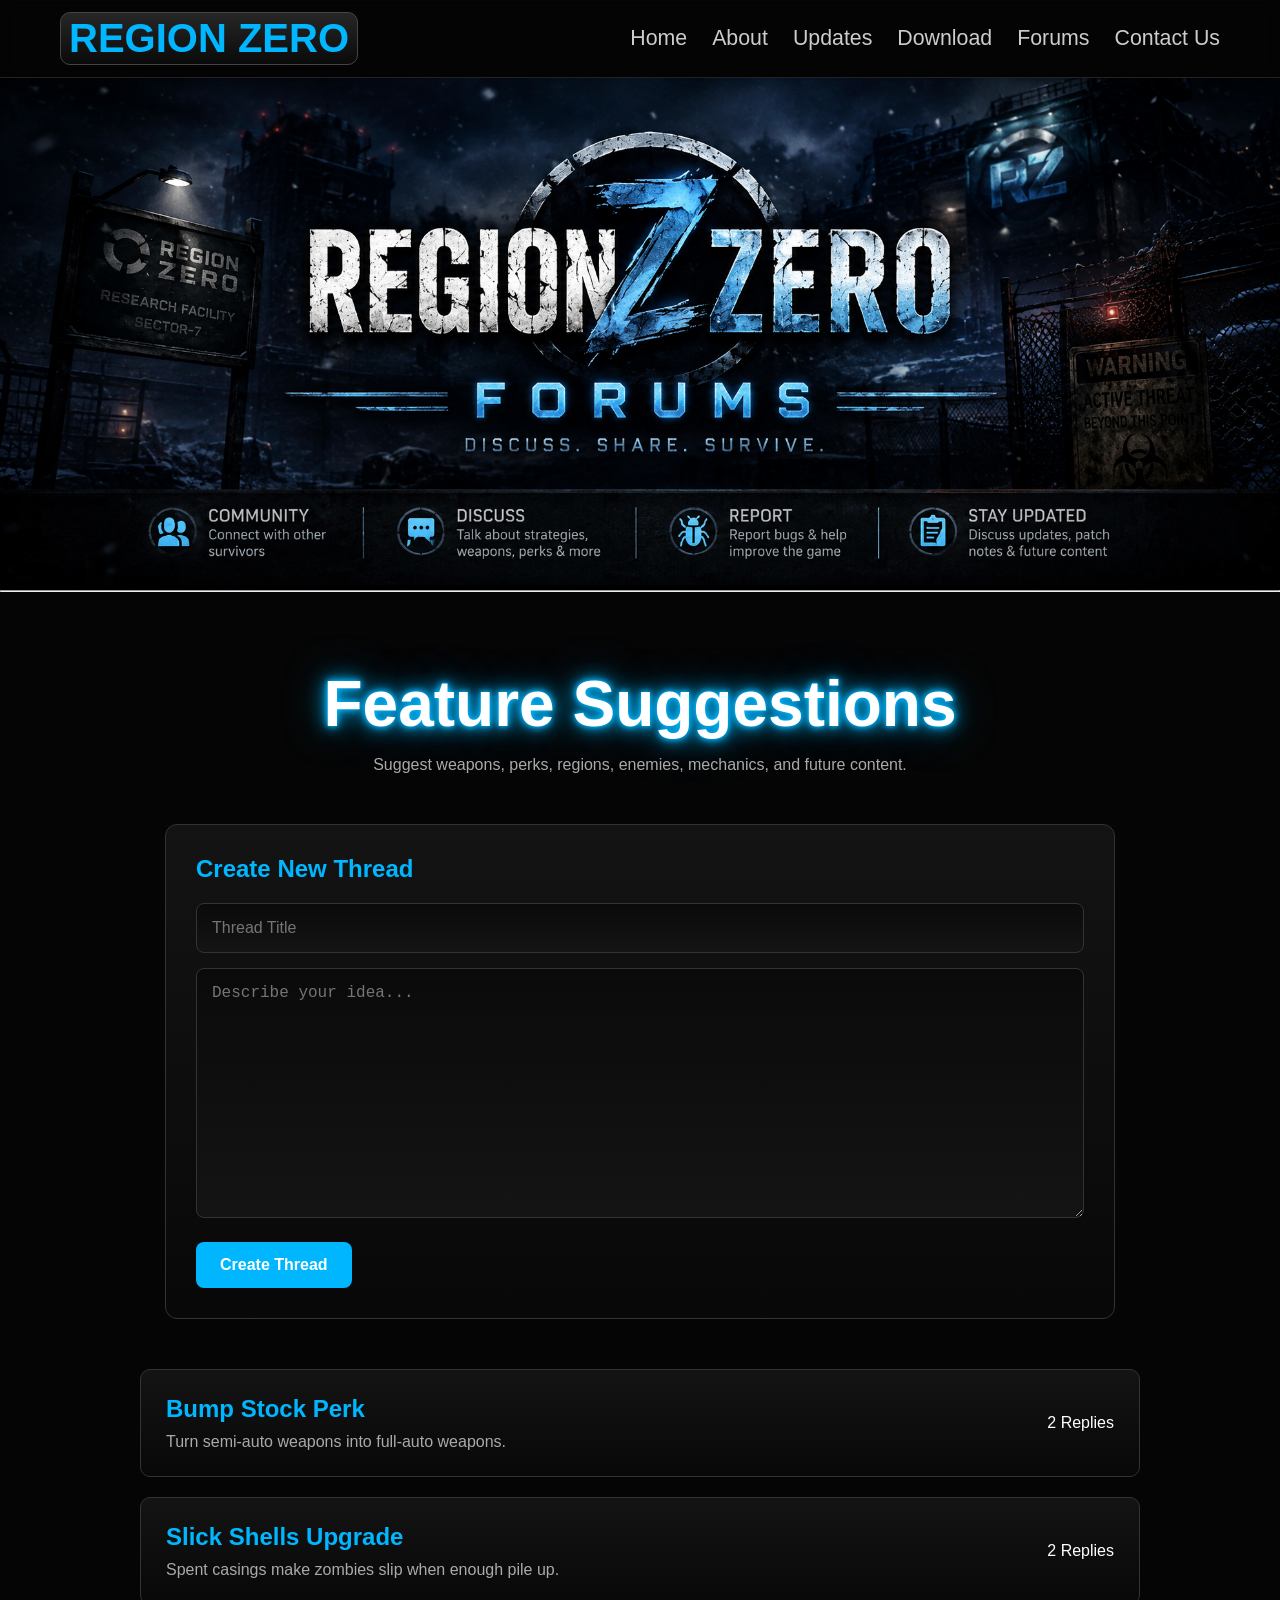
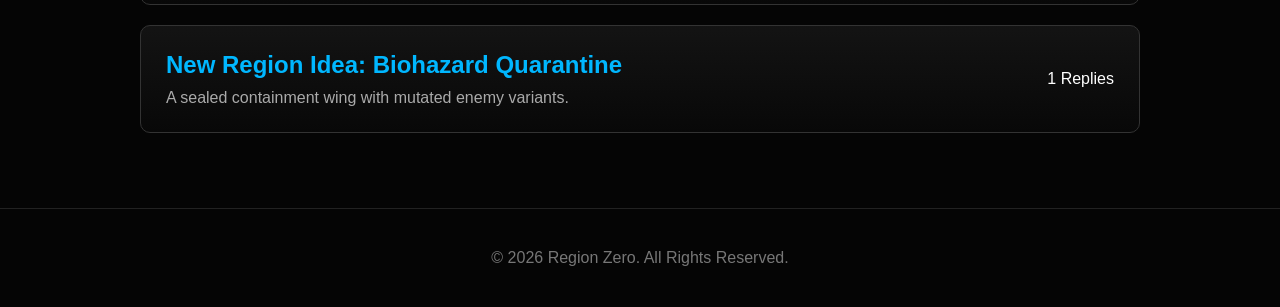
<file: Forums/suggestions.html>
<!DOCTYPE html>
<html lang="en">
<head>
    <meta charset="UTF-8">
    <meta name="viewport" content="width=device-width, initial-scale=1.0">
    <title>Suggestions - Region Zero</title>
    <link rel="stylesheet" href="../style.css">
</head>

<body>

<header class="site-header">
    <a href="../index.html" class="logoLink"><div class="logo">REGION ZERO</div></a>

    <nav class="navbar">
        <a href="../index.html" class="navbarText">Home</a>
        <a href="../about.html" class="navbarText">About</a>
        <a href="../updates.html" class="navbarText">Updates</a>
        <a href="../download.html" class="navbarText">Download</a>
        <a href="forums.html" class="navbarText">Forums</a>
        <a href="../contactUs.html" class="navbarText">Contact Us</a>
    </nav>
</header>

<img src="../Resources/forumsBanner.png" class="banner">
<hr>

<section class="forumCategory">
    <h1 id="categoryTitle" class="aboutTitle"></h1>
    <p id="categoryDescription" class="updatesSubtitle"></p>

    <section class="newThreadCard">
        <h2>Create New Thread</h2>

        <input id="newThreadTitle" class="threadInput" type="text" placeholder="Thread Title">

        <textarea id="newThreadContent" class="threadTextarea" placeholder="Describe your idea..."></textarea>

        <button class="createThreadButton" onclick="createThread('suggestions')">
            Create Thread
        </button>
    </section>

    <div id="threadList" class="threadList"></div>
</section>

<footer>
    <p>© 2026 Region Zero. All Rights Reserved.</p>
</footer>

<script src="forums.js"></script>
<script>loadCategory("suggestions");</script>

</body>
</html>
</file>
<file: style.css>
* {
    margin: 0;
    padding: 0;
    box-sizing: border-box;
}

body {
    background: #050505;
    color: white;
    font-family: Arial, Helvetica, sans-serif;
}

.site-header {
    display: flex;
    justify-content: space-between;
    align-items: center;
    padding: 12px 60px;
    border-bottom: 1px solid #222;
    position: sticky;
    top: 0;
    z-index: 1000;

    background: rgba(5,5,5,0.55);
    backdrop-filter: blur(8px);
    position: relative, sticky;
}

.logo {
    color: #00b7ff;
    font-size: 30pt;
    font-weight: bold;
    background:
        linear-gradient(
            180deg,
            rgba(40,40,40,.96),
            rgba(10,10,10,.99)
        );
    padding: 3px;
    padding-left: 8px;
    padding-right:8px;
    border-radius: 10px;
    border: 1px solid #444;

    transition:
        color .25s ease,
        box-shadow .25s ease;
}

.logo:hover{
    box-shadow:
        0 0 5px #00b7ff22,
        0 0 10px #00b7ff55,
        0 0 20px #00b7ffaa,
        0 0 40px #00b7ff66;
    color:#00ddff;
    background:
        linear-gradient(
            180deg,
            rgba(60,60,60,.96),
            rgba(12,12,12,.99)
        );
}

.site-header a {
    text-decoration: none;
}

.navbar {
    display: flex;
    font-size: 16pt;
    gap: 25px;
    transition:
        text-shadow .25s ease,
        color .25s ease;
}

.navbar a {
    color: #ccc;

    transition:
        color .25s ease,
        text-shadow .25s ease;
}

.navbar a:hover {
    color: white;
}

.navbarText {
    display: inline-block;
}

.navbarText:hover {
    animation: navBounce .4s ease;

    text-shadow:
        0 0 5px #00b7ff22,
        0 0 10px #00b7ff55,
        0 0 20px #00b7ffaa,
        0 0 40px #00b7ff66;
}

@keyframes navBounce {

    0% {
        transform: scale(1);
    }

    30% {
        transform: scale(1.08) translateY(-4px);
    }

    60% {
        transform: scale(.98);
    }

    100% {
        transform: scale(1);
    }

}

.navbar a {
    color: #ccc;
    text-decoration: none;
}

.hero {
    padding: 40px 20px 30px;
    display: flex;
    justify-content: center;
    align-items: center;
    text-align: center;
}

.hero-content {
    max-width: 800px;
}
.banner {
    width: 100%;
    height: auto;
    display: block;
    margin: 0;
}
.hero h1 {
    font-size: 5rem;
    letter-spacing: 6px;
    color: white;

    text-shadow:
        0 0 5px #00b7ff,
        0 0 10px #00b7ff,
        0 0 20px #00b7ff,
        0 0 40px #00b7ff,
        0 0 80px #00b7ff;
    margin: 0;
    animation: fadeUp 0.8s ease-out;
}

.hero p {
    margin-top: 20px;
    color: #aaa;
    font-size: 1.2rem;
}

.btn {
    display: inline-block;
    margin-top: 30px;
    padding: 15px 30px;
    background: #00b7ff;
    color: white;
    text-decoration: none;
    border-radius: 8px;
    transition:
        color .25s ease,
        box-shadow .25s ease;
}

.btn2 {
    display: inline-block;
    margin: 10px auto;
    padding: 10px 30px;
    background: #00b7ff;
    color: white;
    text-decoration: none;
    border-radius: 8px;
    border: 0px solid transparent;
    transition:
        color .25s ease,
        box-shadow .25s ease;
}

.features {
    padding: 80px 60px;
}

.aboutDev h2,
.features h2 {
    text-align: center;
    margin-bottom: 40px;
    color: #00b7ff;
}

.aboutDev h2 {
    margin-bottom: 20px;
}

.feature-grid {
    display: grid;
    grid-template-columns: repeat(2, 1fr);
    gap: 25px;
    max-width: 1000px;
    margin: auto;
}

textarea {
    width: 600px;
    height: 250px;
    background: #111;
    color: white;

    border: 1px solid #444;
    border-radius: 5px;

    padding: 10px;
}

.contactCard input:focus,
.contactCard textarea:focus {
    outline: none;

    border-color: #00b7ff;

    box-shadow:
        0 0 6px rgba(0,183,255,.55),
        0 0 15px rgba(0,183,255,.25);
}

.aboutDev,
.feature-card {
    background:
        linear-gradient(
            180deg,
            rgba(20,20,20,.96),
            rgba(8,8,8,.99)
        );
    padding: 30px;
    border-radius: 10px;
    border: 1px solid #222;
    text-align: center;
    transition:
        transform .2s ease,
        border-color .2s ease,
        box-shadow .2s ease;
}

.feature-card:hover,
.aboutDev:hover {
    transform: scale(1.035) translateY(-4px);
    border-color: #00b7ff;

    box-shadow:
        0 0 10px rgba(0,183,255,.2),
        0 0 25px rgba(0,183,255,.12);
}

.aboutDev {
    width: calc(100% - 50px);
    margin: 0 auto;
    max-width: 50%;
}

.feature-card p {
    margin-top: 15px;
    color: #aaa;
}

.dev-feed {
    padding: 100px 0;
}

.section-header {
    text-align: center;
    margin-bottom: 50px;
}

.section-header h2 {
    font-size: 4rem;
    color: #00b7ff;
}

.section-header p {
    margin-top: 15px;
    color: #aaa;
}

.tiktok-grid {
    display: flex;
    flex-wrap: wrap;
    gap: 30px;
    overflow-x: auto;
    padding: 20px;
    padding-bottom: 35px;
}

.dev-feed {
    padding-bottom: 40px;
}

.tiktok-embed {
    flex: 0 0 350px;
    border-radius: 20px;
}

.contactCard {
    border: 1px solid #aaa;
    border-radius: 10px;
    background: #222;
    padding: 10px;
    width: fit-content;
    margin: 40px auto;
    max-width: 900px;
}

.contactSubtitle{
    padding-top: 20px;
    text-align: center;
    color: #ccc;
}

.aboutTitle,
.contactTitle {
    animation: fadeUp 0.8s ease-out;
}

.contactTitle {
    padding-top: 25px;
    text-align: center;
    letter-spacing: 6px;
    color: white;

    text-shadow:
        0 0 5px #00b7ff,
        0 0 10px #00b7ff,
        0 0 20px #00b7ff,
        0 0 40px rgba(0,183,255,.5);
    margin: 0;
}

.aboutTitle {
    text-align: center;
    margin-top: 50px;
    font-size: 4rem;

    color: white;

    text-shadow:
        0 0 5px #00b7ff,
        0 0 10px #00b7ff,
        0 0 20px #00b7ff,
        0 0 40px rgba(0,183,255,.5);
}

.aboutSection {
    position: relative;

    max-width: 1000px;

    width: calc(100% - 50px);

    margin: 50px auto;

    padding: 30px;

    background:
        linear-gradient(
            180deg,
            rgba(20,20,20,.96),
            rgba(8,8,8,.99)
        );

    border: 1px solid #333;
    border-radius: 12px;

    overflow: hidden;

    transform-style: preserve-3d;
    will-change: transform;

    transition:
        transform .15s ease,
        border-color .2s ease,
        box-shadow .2s ease;
}

.aboutSection:hover {
    transform: translateY(-3px) scale(1.03);

    border-color: #00b7ff;

    box-shadow:
        0 0 10px rgba(0,183,255,.15),
        0 0 25px rgba(0,183,255,.08);
}

.aboutSection:first-of-type {
    margin-top: 75px;
}

.updatesSubtitle {
    text-align: center;
    color: #aaa;
    margin-top: 15px;
    margin-bottom: 50px;
}

.updateCard {
    max-width: 1000px;

    margin: 40px auto;

    padding: 30px;

    background:
        linear-gradient(
            180deg,
            rgba(20,20,20,.96),
            rgba(8,8,8,.99)
        );

    border: 1px solid #333;
    border-radius: 10px;

    transition:
        transform .15s ease,
        border-color .2s ease,
        box-shadow .2s ease;
}

.updateCard:hover {
    transform: translateY(-3px) scale(1.03);
    box-shadow:
        0 0 10px rgba(0,183,255,.15),
        0 0 25px rgba(0,183,255,.08);
    border-color: #00b7ff;
}

.updateCard h2 {
    color: #00b7ff;
    margin-bottom: 10px;
}

.updateDate {
    color: #888;
    margin-bottom: 25px;
}

.updateCard h3 {
    margin-top: 20px;
    margin-bottom: 10px;
}

.updateCard ul {
    padding-left: 25px;
}

.updateCard li {
    margin-bottom: 8px;
    color: #ccc;
}

.aboutSection h2 {
    color: #00b7ff;
    margin-bottom: 20px;
}

.aboutSection p {
    color: #ccc;
    line-height: 1.8;
    margin-bottom: 15px;
}

.aboutSection ul {
    padding-left: 25px;
    color: #ccc;
}

.aboutSection li {
    margin-bottom: 10px;
}

@keyframes fadeUp {
    from {
        opacity: 0;
        transform: translateY(20px);
    }

    to {
        opacity: 1;
        transform: translateY(0);
    }
}

.btn:hover,
.btn2:hover {
    box-shadow:
        0 0 10px #00b7ff,
        0 0 20px rgba(0,183,255,.5);
}

.formRow {
    display: flex;
    align-items: flex-start;
    gap: 10px;
    margin-bottom: 10px;
}

.contactCard input,
.contactCard textarea {
    background:
        linear-gradient(
            180deg,
            rgba(10,10,10,.96),
            rgba(20,20,20,.99)
        );
    color: white;

    border: 1px solid #444;
    border-radius: 5px;

    padding: 5px;

    transition:
        border-color .25s ease,
        box-shadow .25s ease;
}

.contactCard {
    background:
        linear-gradient(
            180deg,
            rgba(30,30,30,.96),
            rgba(10,10,10,.99)
        );
    transition:
        transform .15s ease,
        border-color .2s ease,
        box-shadow .2s ease;
}

.contactCard:hover {
    transform: translateY(-3px) scale(1.03);
    box-shadow:
        0 0 10px rgba(0,183,255,.15),
        0 0 25px rgba(0,183,255,.08);
    border-color: #00b7ff;
}

.contactCard input:hover,
.contactCard textarea:hover {
    border-color: #00b7ff;

    box-shadow:
        0 0 4px rgba(0,183,255,.2);
}

.contactCard textarea {
    width: 600px;
    height: 250px;
    padding: 10px;
}

.formRow label {
    width: 100px;
}

.formRow:last-child {
    margin-bottom: 0px;
}

.tiktok-grid::-webkit-scrollbar {
    height: 12px;
}

.tiktok-grid::-webkit-scrollbar-track {
    background: #111;
}

.tiktok-grid::-webkit-scrollbar-thumb {
    background: #00b7ff;
    border-radius: 999px;
}

.downloadCard {
    max-width: 1000px;
    margin: 40px auto;
    padding: 30px;

    background:
        linear-gradient(
            180deg,
            rgba(20,20,20,.96),
            rgba(8,8,8,.99)
        );

    border: 1px solid #333;
    border-radius: 10px;

    transition:
        transform 0.2s ease,
        box-shadow 0.3s ease,
        border-color 0.3s ease;
}

.downloadCard:hover {
    transform: translateY(-3px) scale(1.03);
    box-shadow:
        0 0 10px rgba(0,183,255,.15),
        0 0 25px rgba(0,183,255,.08);
    border-color: #00b7ff;
}

.downloadCard h2 {
    color: #00b7ff;
    margin-bottom: 15px;
}

.downloadCard p,
.downloadCard li {
    color: #ccc;
    line-height: 1.8;
}

.downloadInfo {
    display: flex;
    gap: 20px;

    margin-top: 25px;
    margin-bottom: 30px;
}

.infoBox {
    flex: 1;

    background:
        linear-gradient(
            180deg,
            rgba(15,15,15,.96),
            rgba(30,30,30,.99)
        );
    padding: 20px;

    border-radius: 8px;

    text-align: center;
}

.downloadButton {
    display: inline-block;

    padding: 18px 40px;

    background: #00b7ff;

    color: white;

    text-decoration: none;

    border-radius: 8px;

    font-size: 1.2rem;
    font-weight: bold;

    transition: 0.2s;
    margin-bottom: 25px;
}

.downloadButton:hover {
    box-shadow:
        0 0 10px #00b7ff,
        0 0 25px rgba(0,183,255,.6);

    transform: translateY(-2px);
}

.forumGrid {
    max-width: 1000px;
    margin: 50px auto;
    display: grid;
    grid-template-columns: repeat(2, 1fr);
    gap: 25px;
    width: calc(100% - 50px);
    margin: 50px auto;
}

.forumCard {
    background: #111;
    border: 1px solid #333;
    border-radius: 10px;
    padding: 30px;
    text-decoration: none;
    transition: 0.2s;
}
.forumPostPreview:hover,
.forumCard:hover {
    border-color: #00b7ff;
    box-shadow: 0 0 20px rgba(0,183,255,.2);
    transform: translateY(-4px);
}

.forumCard h2 {
    color: #00b7ff;
    margin-bottom: 15px;
}

.forumCard p {
    color: #aaa;
    line-height: 1.6;
    margin-bottom: 20px;
}

.forumCard span {
    color: white;
    font-weight: bold;
}

.forumPreviewSection {
    width: min(1200px, calc(100% - 50px));
    margin: 75px auto;
}

.forumPostPreview {
    display: block;

    background: #111;

    border: 1px solid #333;
    border-radius: 12px;

    padding: 30px;

    text-decoration: none;

    transition: .2s;
}

.forumPostPreview:hover {
    transform: translateY(-4px);

    border-color: #00b7ff;

    box-shadow:
        0 0 20px rgba(0,183,255,.25);
}

.forumPostPreview h2 {
    color: #00b7ff;
    margin-bottom: 25px;
}

.viewForums {
    margin-top: 20px;

    color: white;

    font-weight: bold;
}

.thread {
    padding: 20px;

    border: 1px solid #222;
    border-radius: 8px;

    margin-bottom: 15px;

    background: #0a0a0a;
}

.thread:last-child {
    margin-bottom: 0;
}

.thread h3 {
    color: white;
    margin-bottom: 8px;
}

.thread p {
    color: #aaa;
}

/**************** Forums *****************/
.forumCategory {
    width: min(1000px, calc(100% - 50px));
    margin: 75px auto;
}

.threadList {
    display: flex;
    flex-direction: column;
    gap: 20px;
}

.threadCard {
    display: flex;
    justify-content: space-between;

    padding: 25px;

    background:
        linear-gradient(
            180deg,
            rgba(20,20,20,.96),
            rgba(8,8,8,.99)
        );

    border: 1px solid #333;
    border-radius: 10px;

    text-decoration: none;

    transition: .2s;
}

.threadCard:hover {
    transform: translateY(-3px) scale(1.03);
    box-shadow:
        0 0 10px rgba(0,183,255,.15),
        0 0 25px rgba(0,183,255,.08);
    border-color: #00b7ff;
}

.threadInfo h2 {
    color: #00b7ff;
}

.threadInfo p {
    color: #aaa;
    margin-top: 10px;
}

.threadMeta {
    color: white;
    align-self: center;
}

.threadPage {
    width: min(1000px, calc(100% - 50px));
    margin: 75px auto;
}

.forumPost,
.forumReply {
    background:
        linear-gradient(
            180deg,
            rgba(20,20,20,.96),
            rgba(8,8,8,.99)
        );

    border: 1px solid #333;
    border-radius: 10px;

    padding: 25px;

    margin-bottom: 25px;

    transition: 
        transform .15s ease,
        box-shadow .2s ease,
        border-color .2s ease;
}

.forumPost:hover,
.forumReply:hover {
    transform: translateY(-3px) scale(1.03);
    box-shadow:
        0 0 10px rgba(0,183,255,.15),
        0 0 25px rgba(0,183,255,.08);
    border-color: #00b7ff;
}

.postAuthor {
    display: flex;
    align-items: center;
    gap: 15px;

    margin-bottom: 20px;
}

.postAuthor img {
    width: 50px;
    height: 50px;
    border-radius: 50%;
}

.postContent {
    color: #ccc;
    line-height: 1.8;
}

.forumGrid {
    width: min(1200px, calc(100% - 50px));
    margin: 75px auto;

    display: grid;
    grid-template-columns: repeat(auto-fit, minmax(350px, 1fr));
    gap: 30px;

    perspective: 1000px;
}

.forumGrid {
    width: min(1200px, calc(100% - 50px));
    margin: 75px auto;
    display: grid;
    grid-template-columns: repeat(auto-fit, minmax(350px, 1fr));
    gap: 30px;
    perspective: 1200px;
}

/* Card base */
.forumCard {
    position: relative;
    overflow: hidden;
    padding: 30px;

    background: linear-gradient(180deg, rgba(20,20,20,.96), rgba(8,8,8,.99));
    border: 1px solid rgba(255,255,255,.08);
    border-radius: 16px;
    text-decoration: none;

    transform-style: preserve-3d;
    will-change: transform;
    transition: transform .12s ease, border-color .2s ease, box-shadow .2s ease;
}

/* Interior glow that follows the mouse */
.forumCard::before {
    content: "";
    position: absolute;
    inset: -75%;
    background: radial-gradient(circle at var(--mouse-x,50%) var(--mouse-y,50%),
        rgba(0,183,255,.10) 0%, rgba(0,183,255,.04) 18%, transparent 55%);
    opacity: 0;
    pointer-events: none;
    transition: opacity .15s ease;
}

/* Border sheen + subtle bloom */
.forumCard::after {
    content: "";
    position: absolute;
    inset: 0;
    border-radius: inherit;
    padding: 2px;
    background: radial-gradient(circle at var(--opposite-x,50%) var(--opposite-y,50%),
        rgba(255,255,255,.65) 0%, rgba(0,183,255,.85) 15%, rgba(0,183,255,.35) 35%, transparent 60%);
    -webkit-mask: linear-gradient(#fff 0 0) content-box, linear-gradient(#fff 0 0);
    -webkit-mask-composite: xor;
    mask: linear-gradient(#fff 0 0) content-box, linear-gradient(#fff 0 0);
    mask-composite: exclude;
    filter: drop-shadow(0 0 6px rgba(0,183,255,.8))
            drop-shadow(0 0 12px rgba(0,183,255,.45));
    opacity: 0;
    pointer-events: none;
    transition: opacity .15s ease;
}

/* Specular highlight on top of border */
.forumCard .borderSpecular {
    position: absolute;
    inset: 0;
    border-radius: inherit;
    pointer-events: none;
    background: radial-gradient(ellipse 280px 180px at var(--opposite-x,50%) var(--opposite-y,35%),
        rgba(255,255,255,.18) 0%, rgba(255,255,255,.08) 18%, rgba(255,255,255,.03) 35%, transparent 65%);
    mix-blend-mode: screen;
    opacity: 0;
    transition: opacity .15s ease;
}

/* Hover effects */
.forumCard:hover {
    transform: translateY(-3px) scale(1.03);
    box-shadow:
        0 0 10px rgba(0,183,255,.15),
        0 0 25px rgba(0,183,255,.08);
    border-color: #00b7ff;
}

.forumCard:hover::before,
.forumCard:hover::after,
.forumCard:hover .borderSpecular {
    opacity: 1;
}

/* Text styling */
.forumCard h2 {
    color: #00b7ff;
    margin-bottom: 15px;
    transition: text-shadow .15s ease;
}

.forumCard:hover h2 {
    text-shadow: 0 0 8px rgba(0,183,255,.4), 0 0 20px rgba(0,183,255,.15);
}

.forumCard p {
    color: #aaa;
    line-height: 1.6;
    margin-bottom: 25px;
}

.forumCard span {
    color: white;
    font-weight: bold;
}

.threadCategory {
    margin-top: 10px;
    color: #777 !important;
    font-size: 0.9rem;
}

.newThreadCard {
    width: min(1000px, calc(100% - 50px));

    margin: 50px auto;

    padding: 30px;

    background:
        linear-gradient(
            180deg,
            rgba(20,20,20,.96),
            rgba(8,8,8,.99)
        );

    border: 1px solid #333;
    border-radius: 12px;

    transition:
        transform .15s ease,
        box-shadow .2s ease,
        border-color .2s ease;
}

.newThreadCard:hover {
    transform: translateY(-3px) scale(1.03);
    box-shadow:
        0 0 10px rgba(0,183,255,.15),
        0 0 25px rgba(0,183,255,.08);
    border-color: #00b7ff;
}

.newThreadCard h2 {
    color: #00b7ff;

    margin-bottom: 20px;
}

.threadInput {
    width: 100%;

    padding: 15px;

    margin-bottom: 15px;

    background:
        linear-gradient(
            180deg,
            rgba(10,10,10,.96),
            rgba(20,20,20,.99)
        );

    border: 1px solid #333;
    border-radius: 8px;

    color: white;

    font-size: 1rem;
}

.threadTextarea:hover,
.threadInput:hover {
    border-color: #00b7ff;
}

.threadTextarea:focus,
.threadInput:focus {
    outline: none;

    border-color: #00b7ff;

    box-shadow:
        0 0 6px rgba(0,183,255,.55),
        0 0 15px rgba(0,183,255,.25);
}

.threadTextarea {
    width: 100%;

    height: 250px;

    resize: vertical;

    padding: 15px;

    background:
        linear-gradient(
            180deg,
            rgba(10,10,10,.96),
            rgba(20,20,20,.99)
        );

    border: 1px solid #333;
    border-radius: 8px;

    color: white;

    font-size: 1rem;
}

.createThreadButton {
    margin-top: 20px;

    padding: 14px 24px;

    background: #00b7ff;

    border: none;
    border-radius: 8px;

    color: white;

    font-size: 1rem;
    font-weight: bold;

    cursor: pointer;

    transition: .2s;
}

.postTimestamp {
    color: #777;
    font-size: 0.85rem;
    margin-top: 4px;
}

.threadTimestamp {
    color: #777;
    font-size: 0.85rem;
    margin-top: 10px;
}

.createThreadButton:hover {
    transform: translateY(-2px);

    box-shadow:
        0 0 15px rgba(0,183,255,.35);
}

footer {
    text-align: center;
    padding: 40px;
    border-top: 1px solid #222;
    color: #777;
}

/* =========================================
   RESPONSIVE DESIGN
========================================= */

/* Large Desktop */
@media screen and (min-width: 1400px) {
    .site-header {
        position: sticky;
    }

    .hero h1 {
        font-size: 6rem;
    }

    .feature-grid {
        max-width: 1200px;
    }

    .forumGrid {
        max-width: 1400px;
    }
}

/* Tablet */
@media screen and (max-width: 1024px) {

    .site-header {
        padding: 12px 25px;
        flex-direction: column;
        gap: 15px;
        position: sticky;
    }

    .navbar {
        flex-wrap: wrap;
        justify-content: center;
        gap: 15px;
        font-size: 14pt;
    }

    .hero h1 {
        font-size: 3.5rem;
        letter-spacing: 3px;
    }

    .feature-grid {
        grid-template-columns: 1fr;
    }

    .forumGrid {
        grid-template-columns: 1fr;
    }

    .downloadInfo {
        flex-direction: column;
    }

    .aboutDev {
        max-width: 90%;
    }

    textarea,
    .contactCard textarea {
        width: 100%;
    }

    .contactCard {
        width: calc(100% - 40px);
    }
}

/* Mobile */
@media screen and (max-width: 768px) {

    .site-header {
        padding: 15px;
        position: sticky;
    }

    .logo {
        font-size: 20pt;
        text-align: center;
    }

    .navbar {
        flex-direction: column;
        align-items: center;
        gap: 10px;
        font-size: 12pt;
    }

    .hero {
        padding: 30px 15px;
    }

    .hero h1 {
        font-size: 2.5rem;
        letter-spacing: 2px;
    }

    .hero p {
        font-size: 1rem;
    }

    .features {
        padding: 50px 20px;
    }

    .aboutTitle,
    .contactTitle,
    .section-header h2 {
        font-size: 2.5rem;
    }

    .aboutSection,
    .updateCard,
    .downloadCard,
    .newThreadCard,
    .forumCategory,
    .threadPage {
        width: calc(100% - 20px);
        padding: 20px;
    }

    .feature-card,
    .aboutDev {
        padding: 20px;
    }

    .forumCard {
        padding: 20px;
    }

    .threadCard {
        flex-direction: column;
        gap: 15px;
    }

    .threadMeta {
        align-self: flex-start;
    }

    .formRow {
        flex-direction: column;
        gap: 5px;
    }

    .formRow label {
        width: auto;
    }

    .contactCard input,
    .contactCard textarea,
    .threadInput,
    .threadTextarea {
        width: 100%;
    }

    .contactCard textarea {
        height: 200px;
    }

    .tiktok-embed {
        flex: 0 0 280px;
    }
}

/* Small Phones */
@media screen and (max-width: 480px) {

    .hero h1 {
        font-size: 2rem;
    }

    .site-header {
        position: sticky;
    }

    .logo {
        font-size: 16pt;
    }

    .aboutTitle,
    .contactTitle,
    .section-header h2 {
        font-size: 2rem;
    }

    .btn,
    .btn2,
    .downloadButton,
    .createThreadButton {
        width: 100%;
        text-align: center;
    }

    .tiktok-embed {
        flex: 0 0 240px;
    }

    .postAuthor {
        flex-direction: column;
        text-align: center;
    }

    .forumCard,
    .feature-card,
    .aboutSection,
    .updateCard,
    .downloadCard {
        padding: 15px;
    }
}

.hamburger {
    display: none;
    background: none;
    border: 1px solid #333;
    color: white;
    font-size: 2rem;
    padding: 6px 12px;
    border-radius: 8px;
    cursor: pointer;
}

@media screen and (max-width: 768px) {

    .site-header {
        flex-direction: row;
        justify-content: space-between;
        flex-wrap: wrap;
        position: sticky;
    }

    .logo {
        position: absolute;
        left: 50%;
        transform: scale(1.5) translateY(-30%) translateX(-35%);
    }

    .hamburger {
        display: block;
    }

    .navbar {
        display: none;
        width: 100%;
        flex-direction: column;
        align-items: center;
        gap: 15px;
        padding: 20px 0;
    }

    .navbar.active {
        display: flex;
    }
}
</file>
